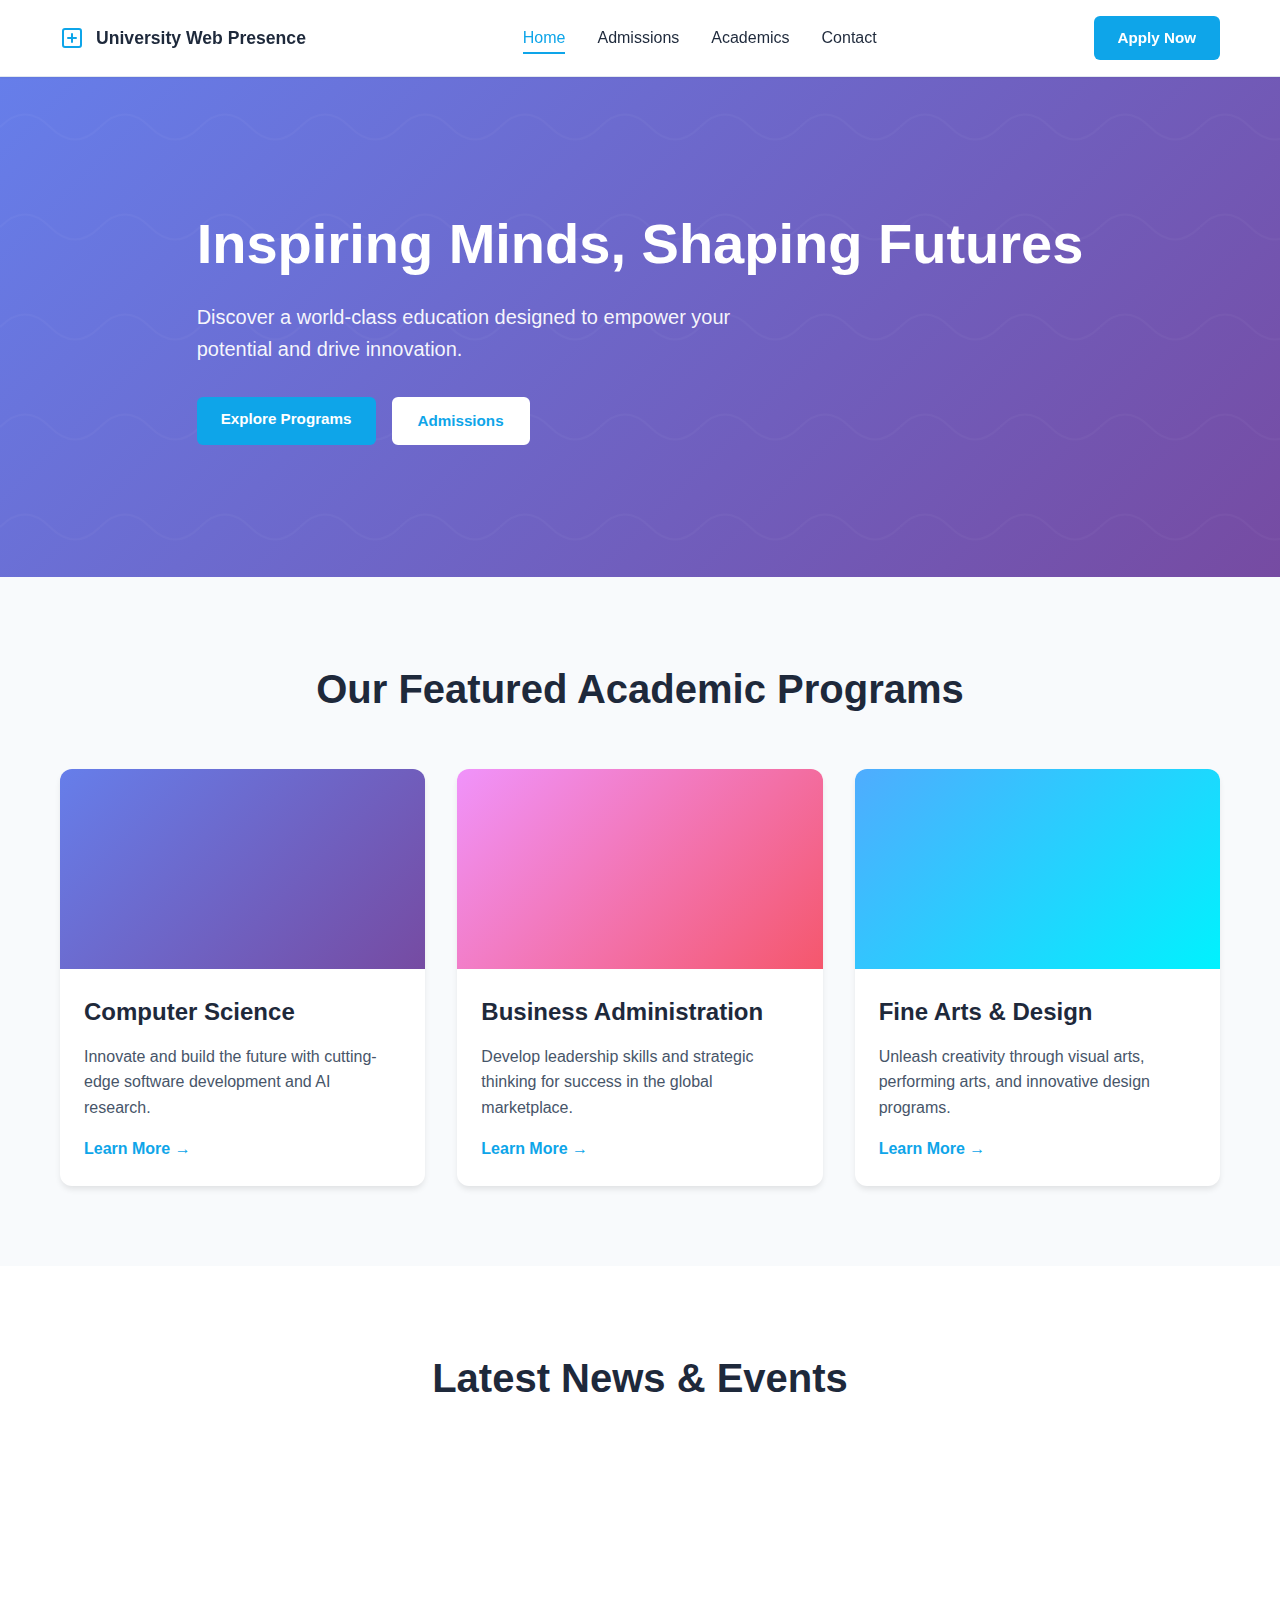
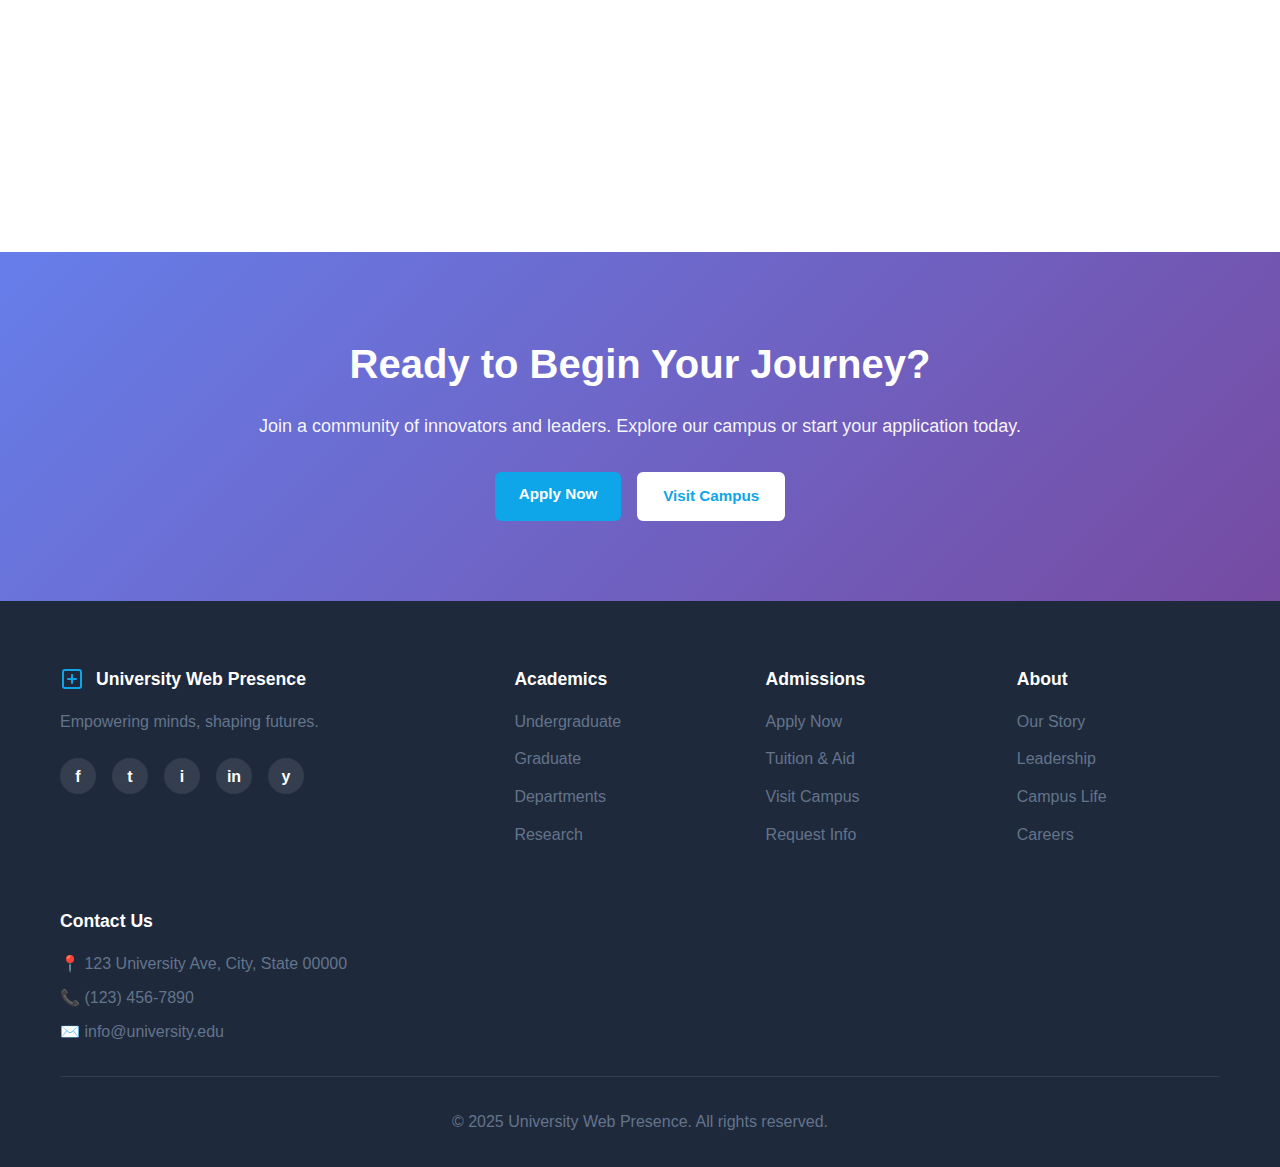
<file: index.html>
<!DOCTYPE html>
<html lang="en">
<head>
    <meta charset="UTF-8">
    <meta name="viewport" content="width=device-width, initial-scale=1.0">
    <title>University Web Presence - Home</title>
    <link rel="stylesheet" href="styles.css">
</head>
<body>
    <!-- Navigation -->
    <nav class="navbar">
        <div class="container">
            <div class="nav-content">
                <div class="logo">
                    <svg width="24" height="24" viewBox="0 0 24 24" fill="none" xmlns="http://www.w3.org/2000/svg" role="img" aria-labelledby="logoTitle">
                        <title id="logoTitle">University Logo</title>
                        <rect x="3" y="3" width="18" height="18" rx="2" stroke="#0ea5e9" stroke-width="2"/>
                        <path d="M8 12h8M12 8v8" stroke="#0ea5e9" stroke-width="2" stroke-linecap="round"/>
                    </svg>
                    <span class="logo-text">University Web Presence</span>
                </div>
                <ul class="nav-links">
                    <li><a href="index.html" class="active">Home</a></li>
                    <li><a href="admissions.html">Admissions</a></li>
                    <li><a href="academics.html">Academics</a></li>
                    <li><a href="contact.html">Contact</a></li>
                </ul>
                <a href="admissions.html" class="btn btn-primary">Apply Now</a>
            </div>
        </div>
    </nav>

    <!-- Hero Section -->
    <section class="hero">
        <div class="container">
            <div class="hero-content">
                <div class="hero-text">
                    <h1>Inspiring Minds, Shaping Futures</h1>
                    <p>Discover a world-class education designed to empower your potential and drive innovation.</p>
                    <div class="hero-buttons">
                        <a href="academics.html" class="btn btn-primary">Explore Programs</a>
                        <a href="admissions.html" class="btn btn-secondary">Admissions</a>
                    </div>
                </div>
            </div>
        </div>
    </section>

    <!-- Featured Programs Section -->
    <section class="featured-programs">
        <div class="container">
            <h2 class="section-title">Our Featured Academic Programs</h2>
            <div class="programs-grid">
                <div class="program-card">
                    <div class="program-image">
                        <div class="placeholder-image" style="background: linear-gradient(135deg, #667eea 0%, #764ba2 100%);"></div>
                    </div>
                    <div class="program-content">
                        <h3>Computer Science</h3>
                        <p>Innovate and build the future with cutting-edge software development and AI research.</p>
                        <a href="academics.html" class="link-arrow">Learn More →</a>
                    </div>
                </div>
                <div class="program-card">
                    <div class="program-image">
                        <div class="placeholder-image" style="background: linear-gradient(135deg, #f093fb 0%, #f5576c 100%);"></div>
                    </div>
                    <div class="program-content">
                        <h3>Business Administration</h3>
                        <p>Develop leadership skills and strategic thinking for success in the global marketplace.</p>
                        <a href="academics.html" class="link-arrow">Learn More →</a>
                    </div>
                </div>
                <div class="program-card">
                    <div class="program-image">
                        <div class="placeholder-image" style="background: linear-gradient(135deg, #4facfe 0%, #00f2fe 100%);"></div>
                    </div>
                    <div class="program-content">
                        <h3>Fine Arts & Design</h3>
                        <p>Unleash creativity through visual arts, performing arts, and innovative design programs.</p>
                        <a href="academics.html" class="link-arrow">Learn More →</a>
                    </div>
                </div>
            </div>
        </div>
    </section>

    <!-- News & Events Section -->
    <section class="news-events">
        <div class="container">
            <h2 class="section-title">Latest News & Events</h2>
            <div class="news-grid">
                <div class="news-card">
                    <div class="news-meta">
                        <span class="news-date">October 28, 2023</span>
                        <span class="news-category">News</span>
                    </div>
                    <h3>University Researchers Discover New Gene Therapy Breakthrough</h3>
                    <p>A team of researchers at our university has made a significant discovery in gene therapy, promising new treatments for hereditary disorders.</p>
                    <a href="#" class="link-arrow">Read More →</a>
                </div>
                <div class="news-card">
                    <div class="news-meta">
                        <span class="news-date">November 15, 2023</span>
                        <span class="news-category">Event</span>
                    </div>
                    <h3>Annual Fall Festival: A Celebration of Campus Life</h3>
                    <p>Join us for our annual Fall Festival, featuring live music, local food vendors, and student performances.</p>
                    <a href="#" class="link-arrow">Read More →</a>
                </div>
            </div>
        </div>
    </section>

    <!-- CTA Section -->
    <section class="cta-section">
        <div class="container">
            <h2>Ready to Begin Your Journey?</h2>
            <p>Join a community of innovators and leaders. Explore our campus or start your application today.</p>
            <div class="cta-buttons">
                <a href="admissions.html" class="btn btn-primary">Apply Now</a>
                <a href="contact.html" class="btn btn-secondary">Visit Campus</a>
            </div>
        </div>
    </section>

    <!-- Footer -->
    <footer class="footer">
        <div class="container">
            <h2 class="visually-hidden">Footer Navigation</h2>
            <div class="footer-content">
                <div class="footer-section">
                    <div class="footer-logo">
                        <svg width="24" height="24" viewBox="0 0 24 24" fill="none" xmlns="http://www.w3.org/2000/svg" role="img" aria-labelledby="footerLogoTitle">
                            <title id="footerLogoTitle">University Logo</title>
                            <rect x="3" y="3" width="18" height="18" rx="2" stroke="#0ea5e9" stroke-width="2"/>
                            <path d="M8 12h8M12 8v8" stroke="#0ea5e9" stroke-width="2" stroke-linecap="round"/>
                        </svg>
                        <span>University Web Presence</span>
                    </div>
                    <p class="footer-tagline">Empowering minds, shaping futures.</p>
                    <div class="social-links">
                        <a href="#" aria-label="Facebook"><i class="social-icon">f</i></a>
                        <a href="#" aria-label="Twitter"><i class="social-icon">t</i></a>
                        <a href="#" aria-label="Instagram"><i class="social-icon">i</i></a>
                        <a href="#" aria-label="LinkedIn"><i class="social-icon">in</i></a>
                        <a href="#" aria-label="YouTube"><i class="social-icon">y</i></a>
                    </div>
                </div>
                <div class="footer-section">
                    <h3>Academics</h3>
                    <ul class="footer-links">
                        <li><a href="academics.html">Undergraduate</a></li>
                        <li><a href="academics.html">Graduate</a></li>
                        <li><a href="academics.html">Departments</a></li>
                        <li><a href="academics.html">Research</a></li>
                    </ul>
                </div>
                <div class="footer-section">
                    <h3>Admissions</h3>
                    <ul class="footer-links">
                        <li><a href="admissions.html">Apply Now</a></li>
                        <li><a href="admissions.html">Tuition & Aid</a></li>
                        <li><a href="contact.html">Visit Campus</a></li>
                        <li><a href="admissions.html">Request Info</a></li>
                    </ul>
                </div>
                <div class="footer-section">
                    <h3>About</h3>
                    <ul class="footer-links">
                        <li><a href="#">Our Story</a></li>
                        <li><a href="#">Leadership</a></li>
                        <li><a href="#">Campus Life</a></li>
                        <li><a href="#">Careers</a></li>
                    </ul>
                </div>
            </div>
            <div class="footer-contact">
                <h3>Contact Us</h3>
                <p>📍 123 University Ave, City, State 00000</p>
                <p>📞 (123) 456-7890</p>
                <p>✉️ info@university.edu</p>
            </div>
            <div class="footer-bottom">
                <p>&copy; 2025 University Web Presence. All rights reserved.</p>
            </div>
        </div>
    </footer>

    <script src="script.js"></script>
</body>
</html>
</file>
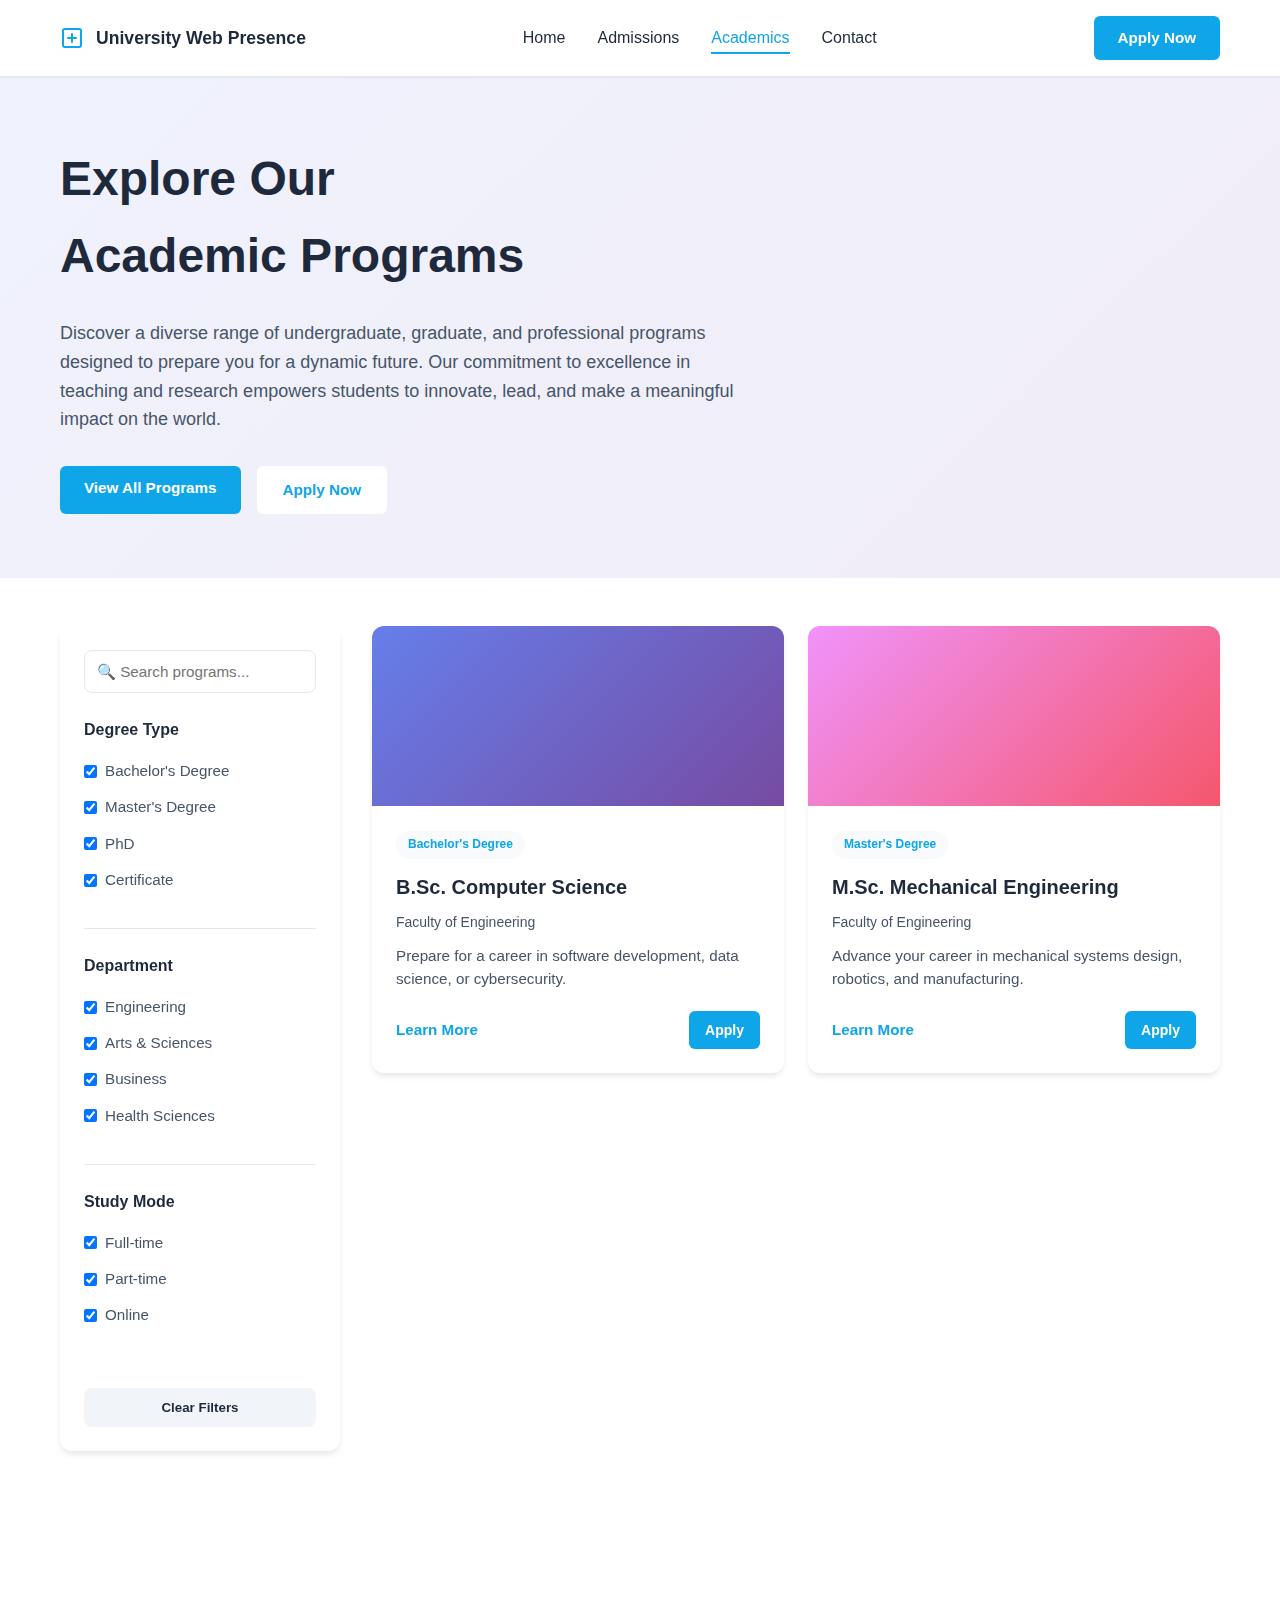
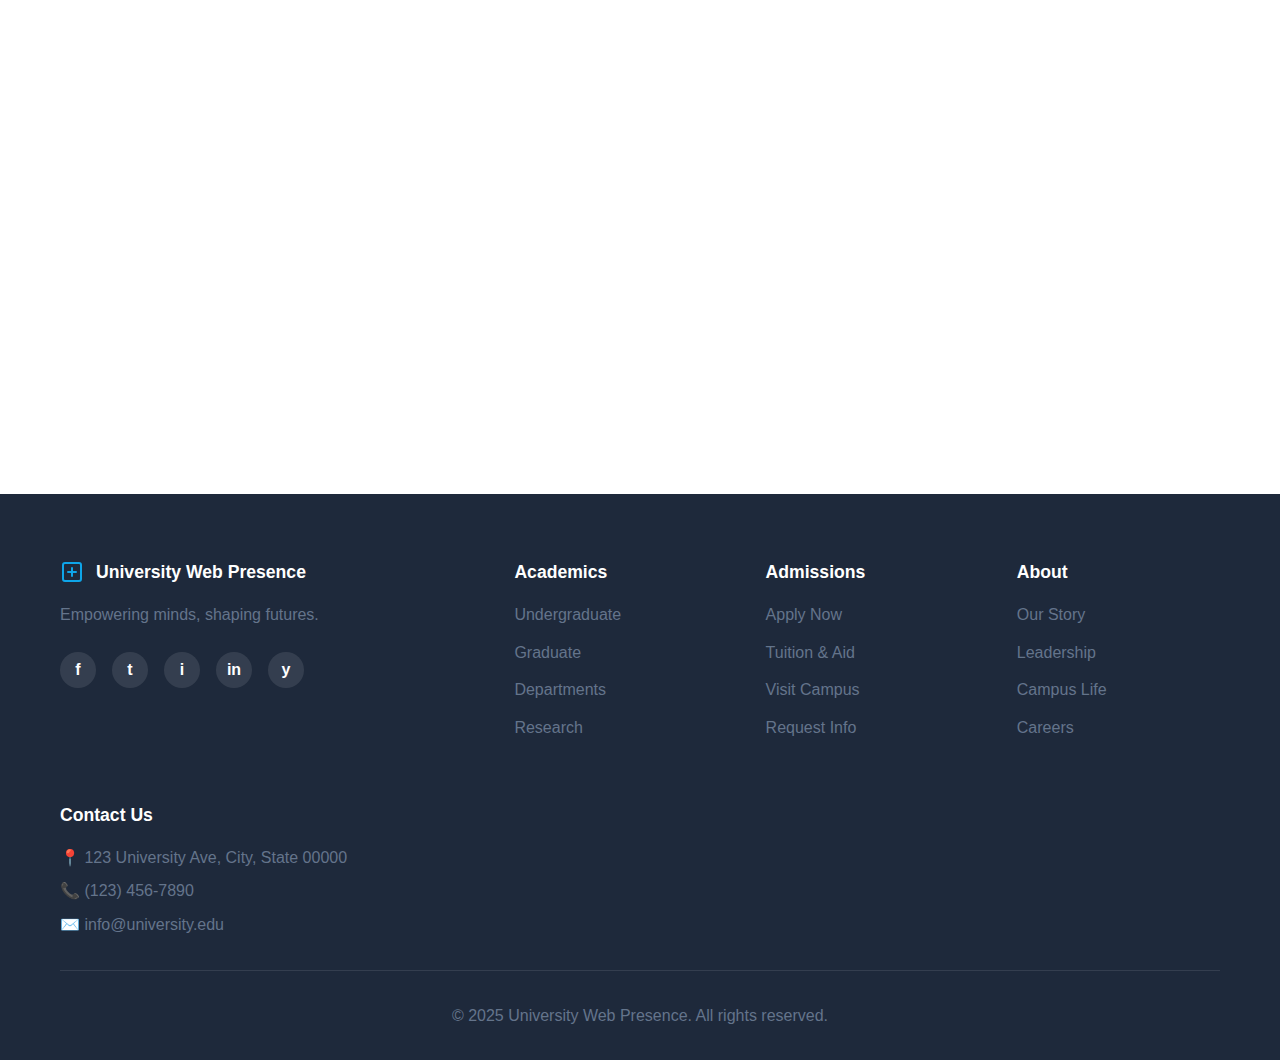
<file: academics.html>
<!DOCTYPE html>
<html lang="en">
<head>
    <meta charset="UTF-8">
    <meta name="viewport" content="width=device-width, initial-scale=1.0">
    <title>Academic Programs - University Web Presence</title>
    <link rel="stylesheet" href="styles.css">
</head>
<body>
    <!-- Navigation -->
    <nav class="navbar">
        <div class="container">
            <div class="nav-content">
                <div class="logo">
                    <svg width="24" height="24" viewBox="0 0 24 24" fill="none" xmlns="http://www.w3.org/2000/svg" role="img" aria-labelledby="academicsLogoTitle">
                        <title id="academicsLogoTitle">University Logo</title>
                        <rect x="3" y="3" width="18" height="18" rx="2" stroke="#0ea5e9" stroke-width="2"/>
                        <path d="M8 12h8M12 8v8" stroke="#0ea5e9" stroke-width="2" stroke-linecap="round"/>
                    </svg>
                    <span class="logo-text">University Web Presence</span>
                </div>
                <ul class="nav-links">
                    <li><a href="index.html">Home</a></li>
                    <li><a href="admissions.html">Admissions</a></li>
                    <li><a href="academics.html" class="active">Academics</a></li>
                    <li><a href="contact.html">Contact</a></li>
                </ul>
                <a href="admissions.html" class="btn btn-primary">Apply Now</a>
            </div>
        </div>
    </nav>

    <!-- Hero Section -->
    <section class="page-hero academics-hero">
        <div class="container">
            <div class="page-hero-content">
                <h1>Explore Our<br>Academic Programs</h1>
                <p>Discover a diverse range of undergraduate, graduate, and professional programs designed to prepare you for a dynamic future. Our commitment to excellence in teaching and research empowers students to innovate, lead, and make a meaningful impact on the world.</p>
                <div class="hero-buttons">
                    <a href="#programs" class="btn btn-primary">View All Programs</a>
                    <a href="admissions.html" class="btn btn-secondary">Apply Now</a>
                </div>
            </div>
        </div>
    </section>

    <!-- Programs Section -->
    <section class="programs-section" id="programs">
        <div class="container">
            <!-- Filters Sidebar -->
            <div class="programs-layout">
                <aside class="filters-sidebar">
                    <div class="search-box">
                        <label for="searchInput" class="visually-hidden">Search programs</label>
                        <input type="text" id="searchInput" placeholder="🔍 Search programs..." aria-label="Search programs">
                    </div>
                    
                    <fieldset class="filter-group">
                        <legend>Degree Type</legend>
                        <label class="filter-checkbox">
                            <input type="checkbox" id="degree-bachelor" class="degree-filter" value="bachelor" checked>
                            <span>Bachelor's Degree</span>
                        </label>
                        <label class="filter-checkbox">
                            <input type="checkbox" id="degree-master" class="degree-filter" value="master" checked>
                            <span>Master's Degree</span>
                        </label>
                        <label class="filter-checkbox">
                            <input type="checkbox" id="degree-phd" class="degree-filter" value="phd" checked>
                            <span>PhD</span>
                        </label>
                        <label class="filter-checkbox">
                            <input type="checkbox" id="degree-certificate" class="degree-filter" value="certificate" checked>
                            <span>Certificate</span>
                        </label>
                    </fieldset>

                    <fieldset class="filter-group">
                        <legend>Department</legend>
                        <label class="filter-checkbox">
                            <input type="checkbox" id="dept-engineering" class="dept-filter" value="engineering" checked>
                            <span>Engineering</span>
                        </label>
                        <label class="filter-checkbox">
                            <input type="checkbox" id="dept-arts" class="dept-filter" value="arts" checked>
                            <span>Arts & Sciences</span>
                        </label>
                        <label class="filter-checkbox">
                            <input type="checkbox" id="dept-business" class="dept-filter" value="business" checked>
                            <span>Business</span>
                        </label>
                        <label class="filter-checkbox">
                            <input type="checkbox" id="dept-health" class="dept-filter" value="health" checked>
                            <span>Health Sciences</span>
                        </label>
                    </fieldset>

                    <fieldset class="filter-group">
                        <legend>Study Mode</legend>
                        <label class="filter-checkbox">
                            <input type="checkbox" id="mode-full-time" class="mode-filter" value="full-time" checked>
                            <span>Full-time</span>
                        </label>
                        <label class="filter-checkbox">
                            <input type="checkbox" id="mode-part-time" class="mode-filter" value="part-time" checked>
                            <span>Part-time</span>
                        </label>
                        <label class="filter-checkbox">
                            <input type="checkbox" id="mode-online" class="mode-filter" value="online" checked>
                            <span>Online</span>
                        </label>
                    </fieldset>

                    <button class="clear-filters" onclick="clearFilters()">Clear Filters</button>
                </aside>

                <!-- Programs Grid -->
                <div class="programs-grid-main">
                    <!-- Program Card 1 -->
                    <div class="program-card-detailed" data-degree="bachelor" data-dept="engineering" data-mode="full-time">
                        <div class="program-image-detailed">
                            <div class="placeholder-image" style="background: linear-gradient(135deg, #667eea 0%, #764ba2 100%);"></div>
                        </div>
                        <div class="program-details">
                            <span class="program-badge">Bachelor's Degree</span>
                            <h3>B.Sc. Computer Science</h3>
                            <p class="program-faculty">Faculty of Engineering</p>
                            <p class="program-description">Prepare for a career in software development, data science, or cybersecurity.</p>
                            <div class="program-actions">
                                <a href="#" class="btn-link">Learn More</a>
                                <a href="admissions.html" class="btn btn-primary btn-sm">Apply</a>
                            </div>
                        </div>
                    </div>

                    <!-- Program Card 2 -->
                    <div class="program-card-detailed" data-degree="master" data-dept="engineering" data-mode="full-time">
                        <div class="program-image-detailed">
                            <div class="placeholder-image" style="background: linear-gradient(135deg, #f093fb 0%, #f5576c 100%);"></div>
                        </div>
                        <div class="program-details">
                            <span class="program-badge">Master's Degree</span>
                            <h3>M.Sc. Mechanical Engineering</h3>
                            <p class="program-faculty">Faculty of Engineering</p>
                            <p class="program-description">Advance your career in mechanical systems design, robotics, and manufacturing.</p>
                            <div class="program-actions">
                                <a href="#" class="btn-link">Learn More</a>
                                <a href="admissions.html" class="btn btn-primary btn-sm">Apply</a>
                            </div>
                        </div>
                    </div>

                    <!-- Program Card 3 -->
                    <div class="program-card-detailed" data-degree="bachelor" data-dept="arts" data-mode="full-time">
                        <div class="program-image-detailed">
                            <div class="placeholder-image" style="background: linear-gradient(135deg, #4facfe 0%, #00f2fe 100%);"></div>
                        </div>
                        <div class="program-details">
                            <span class="program-badge">Bachelor's Degree</span>
                            <h3>B.A. English Literature</h3>
                            <p class="program-faculty">Faculty of Arts & Sciences</p>
                            <p class="program-description">Explore classic and contemporary literature, critical theory, and creative writing.</p>
                            <div class="program-actions">
                                <a href="#" class="btn-link">Learn More</a>
                                <a href="admissions.html" class="btn btn-primary btn-sm">Apply</a>
                            </div>
                        </div>
                    </div>

                    <!-- Program Card 4 -->
                    <div class="program-card-detailed" data-degree="phd" data-dept="arts" data-mode="full-time">
                        <div class="program-image-detailed">
                            <div class="placeholder-image" style="background: linear-gradient(135deg, #fa709a 0%, #fee140 100%);"></div>
                        </div>
                        <div class="program-details">
                            <span class="program-badge">PhD</span>
                            <h3>PhD in Biology</h3>
                            <p class="program-faculty">Faculty of Arts & Sciences</p>
                            <p class="program-description">Conduct cutting-edge research in genetics, ecology, or molecular biology.</p>
                            <div class="program-actions">
                                <a href="#" class="btn-link">Learn More</a>
                                <a href="admissions.html" class="btn btn-primary btn-sm">Apply</a>
                            </div>
                        </div>
                    </div>

                    <!-- Program Card 5 -->
                    <div class="program-card-detailed" data-degree="bachelor" data-dept="business" data-mode="full-time">
                        <div class="program-image-detailed">
                            <div class="placeholder-image" style="background: linear-gradient(135deg, #30cfd0 0%, #330867 100%);"></div>
                        </div>
                        <div class="program-details">
                            <span class="program-badge">Bachelor's Degree</span>
                            <h3>B.S. Finance</h3>
                            <p class="program-faculty">Faculty of Business</p>
                            <p class="program-description">Gain the analytical and strategic skills needed for a successful career in finance.</p>
                            <div class="program-actions">
                                <a href="#" class="btn-link">Learn More</a>
                                <a href="admissions.html" class="btn btn-primary btn-sm">Apply</a>
                            </div>
                        </div>
                    </div>

                    <!-- Program Card 6 -->
                    <div class="program-card-detailed" data-degree="master" data-dept="health" data-mode="part-time">
                        <div class="program-image-detailed">
                            <div class="placeholder-image" style="background: linear-gradient(135deg, #a8edea 0%, #fed6e3 100%);"></div>
                        </div>
                        <div class="program-details">
                            <span class="program-badge">Master's Degree</span>
                            <h3>M.Sc. Nursing</h3>
                            <p class="program-faculty">Faculty of Health Sciences</p>
                            <p class="program-description">Advance your nursing practice with specialized knowledge in patient care.</p>
                            <div class="program-actions">
                                <a href="#" class="btn-link">Learn More</a>
                                <a href="admissions.html" class="btn btn-primary btn-sm">Apply</a>
                            </div>
                        </div>
                    </div>
                </div>
            </div>
        </div>
    </section>

    <!-- Footer -->
    <footer class="footer">
        <div class="container">
            <h2 class="visually-hidden">Footer Navigation</h2>
            <div class="footer-content">
                <div class="footer-section">
                    <div class="footer-logo">
                        <svg width="24" height="24" viewBox="0 0 24 24" fill="none" xmlns="http://www.w3.org/2000/svg" role="img" aria-labelledby="academicsFooterLogoTitle">
                            <title id="academicsFooterLogoTitle">University Logo</title>
                            <rect x="3" y="3" width="18" height="18" rx="2" stroke="#0ea5e9" stroke-width="2"/>
                            <path d="M8 12h8M12 8v8" stroke="#0ea5e9" stroke-width="2" stroke-linecap="round"/>
                        </svg>
                        <span>University Web Presence</span>
                    </div>
                    <p class="footer-tagline">Empowering minds, shaping futures.</p>
                    <div class="social-links">
                        <a href="#" aria-label="Facebook"><i class="social-icon">f</i></a>
                        <a href="#" aria-label="Twitter"><i class="social-icon">t</i></a>
                        <a href="#" aria-label="Instagram"><i class="social-icon">i</i></a>
                        <a href="#" aria-label="LinkedIn"><i class="social-icon">in</i></a>
                        <a href="#" aria-label="YouTube"><i class="social-icon">y</i></a>
                    </div>
                </div>
                <div class="footer-section">
                    <h3>Academics</h3>
                    <ul class="footer-links">
                        <li><a href="academics.html">Undergraduate</a></li>
                        <li><a href="academics.html">Graduate</a></li>
                        <li><a href="academics.html">Departments</a></li>
                        <li><a href="academics.html">Research</a></li>
                    </ul>
                </div>
                <div class="footer-section">
                    <h3>Admissions</h3>
                    <ul class="footer-links">
                        <li><a href="admissions.html">Apply Now</a></li>
                        <li><a href="admissions.html">Tuition & Aid</a></li>
                        <li><a href="contact.html">Visit Campus</a></li>
                        <li><a href="admissions.html">Request Info</a></li>
                    </ul>
                </div>
                <div class="footer-section">
                    <h3>About</h3>
                    <ul class="footer-links">
                        <li><a href="#">Our Story</a></li>
                        <li><a href="#">Leadership</a></li>
                        <li><a href="#">Campus Life</a></li>
                        <li><a href="#">Careers</a></li>
                    </ul>
                </div>
            </div>
            <div class="footer-contact">
                <h3>Contact Us</h3>
                <p>📍 123 University Ave, City, State 00000</p>
                <p>📞 (123) 456-7890</p>
                <p>✉️ info@university.edu</p>
            </div>
            <div class="footer-bottom">
                <p>&copy; 2025 University Web Presence. All rights reserved.</p>
            </div>
        </div>
    </footer>

    <script src="script.js"></script>
</body>
</html>
</file>
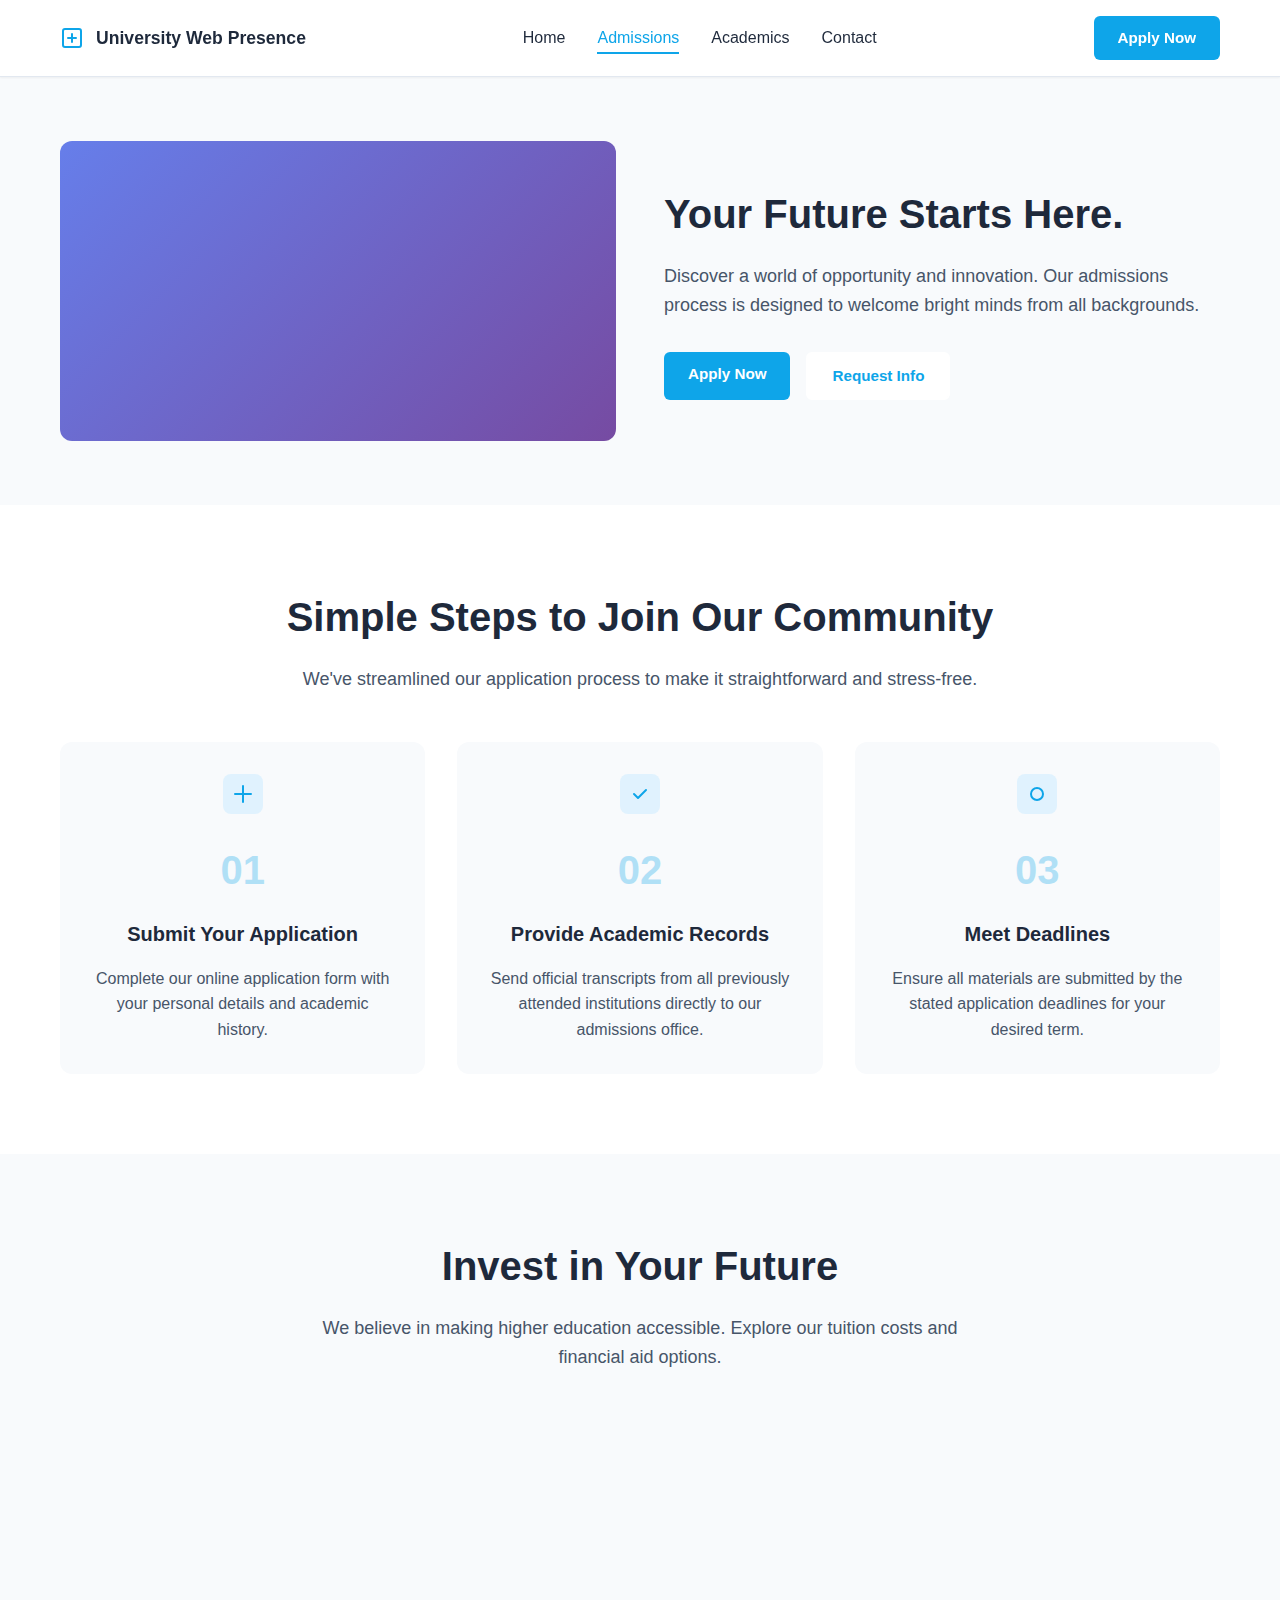
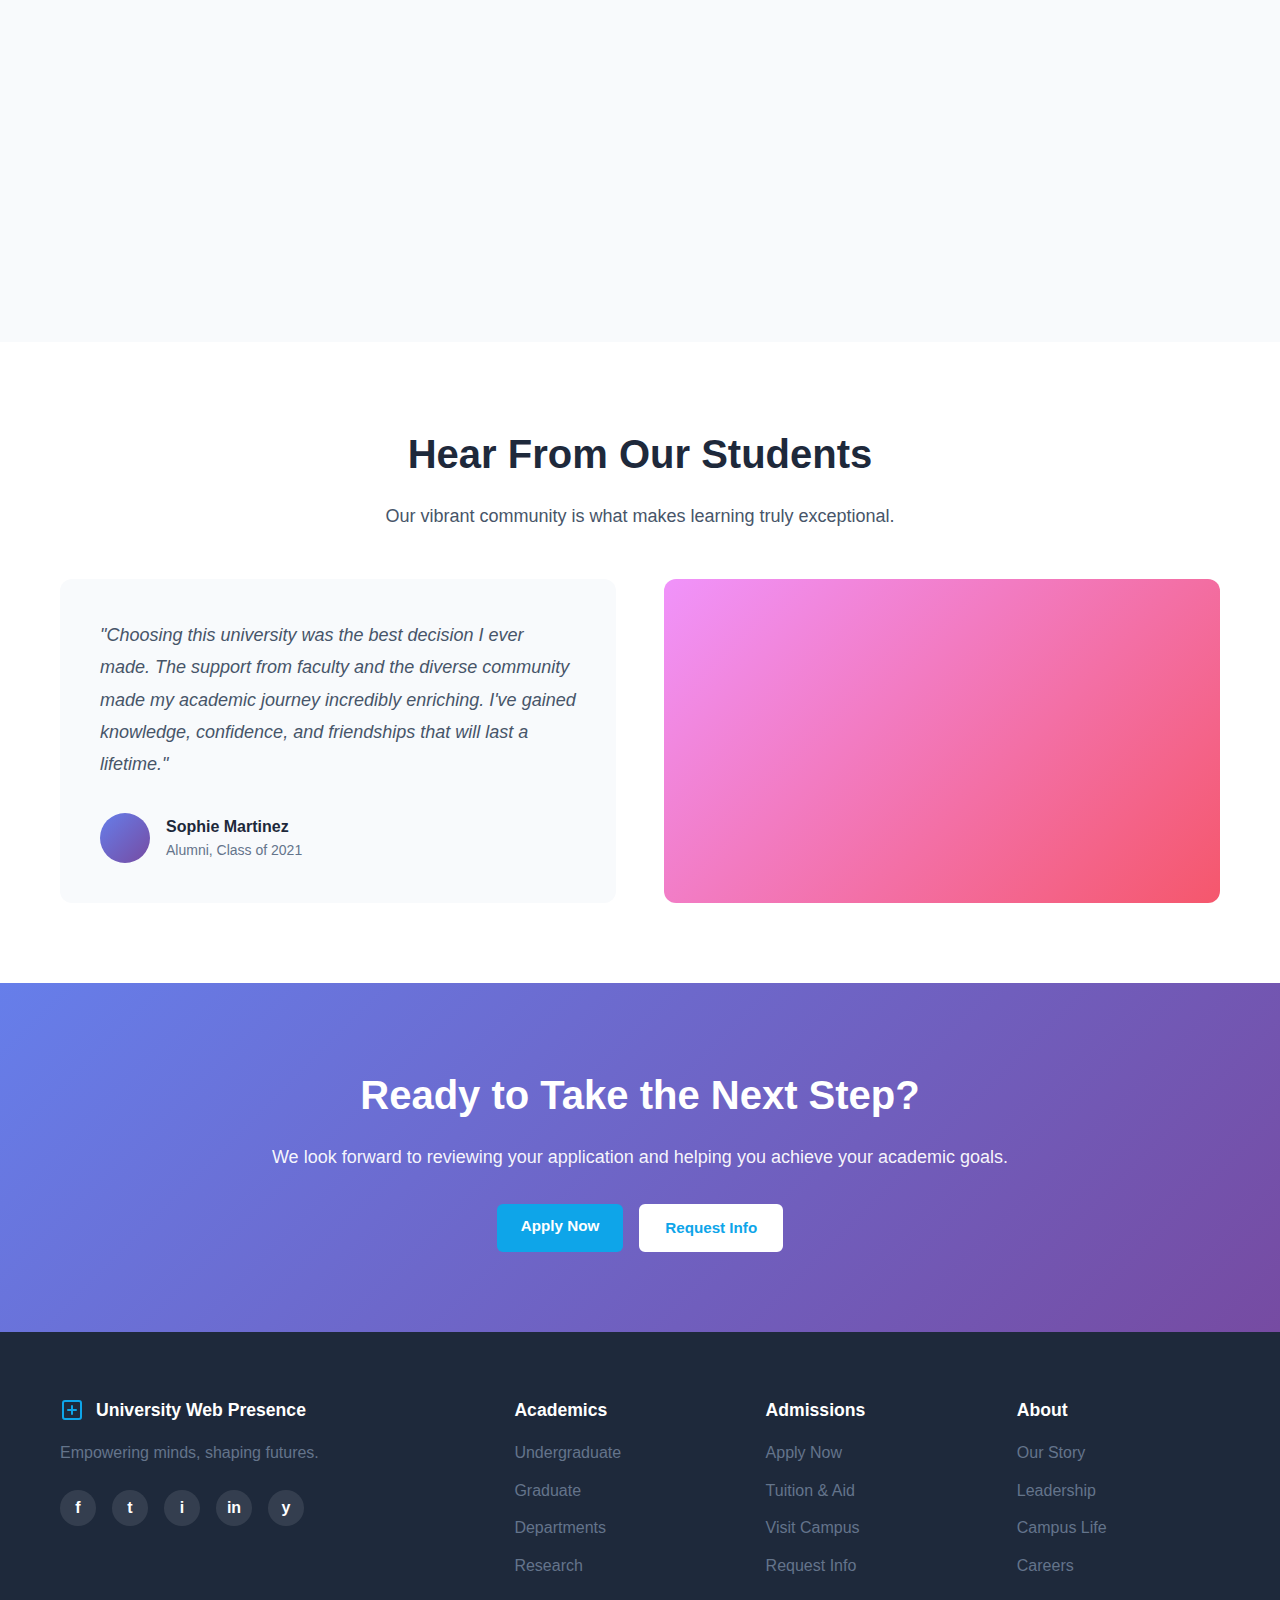
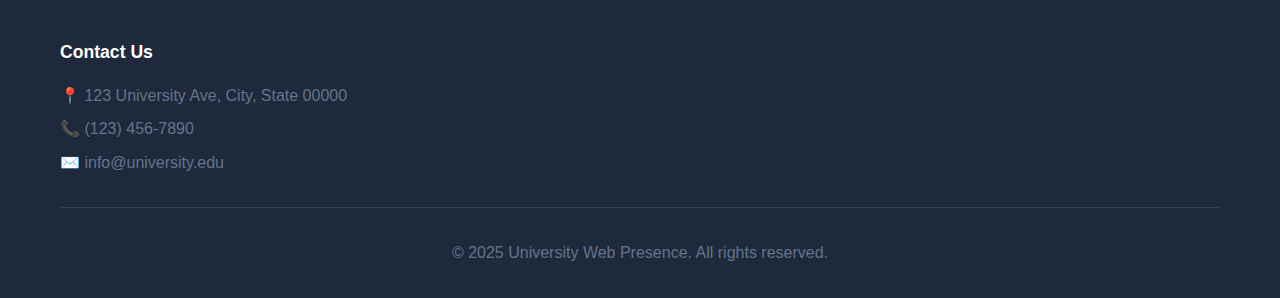
<file: admissions.html>
<!DOCTYPE html>
<html lang="en">
<head>
    <meta charset="UTF-8">
    <meta name="viewport" content="width=device-width, initial-scale=1.0">
    <title>Admissions - University Web Presence</title>
    <link rel="stylesheet" href="styles.css">
</head>
<body>
    <!-- Navigation -->
    <nav class="navbar">
        <div class="container">
            <div class="nav-content">
                <div class="logo">
                    <svg width="24" height="24" viewBox="0 0 24 24" fill="none" xmlns="http://www.w3.org/2000/svg" role="img" aria-labelledby="admissionsLogoTitle">
                        <title id="admissionsLogoTitle">University Logo</title>
                        <rect x="3" y="3" width="18" height="18" rx="2" stroke="#0ea5e9" stroke-width="2"/>
                        <path d="M8 12h8M12 8v8" stroke="#0ea5e9" stroke-width="2" stroke-linecap="round"/>
                    </svg>
                    <span class="logo-text">University Web Presence</span>
                </div>
                <ul class="nav-links">
                    <li><a href="index.html">Home</a></li>
                    <li><a href="admissions.html" class="active">Admissions</a></li>
                    <li><a href="academics.html">Academics</a></li>
                    <li><a href="contact.html">Contact</a></li>
                </ul>
                <a href="#application-form" class="btn btn-primary">Apply Now</a>
            </div>
        </div>
    </nav>

    <!-- Hero Section -->
    <section class="page-hero admissions-hero">
        <div class="container">
            <div class="admissions-hero-layout">
                <div class="admissions-hero-image">
                    <div class="placeholder-image" style="background: linear-gradient(135deg, #667eea 0%, #764ba2 100%); height: 300px; border-radius: 12px;"></div>
                </div>
                <div class="admissions-hero-text">
                    <h1>Your Future Starts Here.</h1>
                    <p>Discover a world of opportunity and innovation. Our admissions process is designed to welcome bright minds from all backgrounds.</p>
                    <div class="hero-buttons">
                        <a href="#application-form" class="btn btn-primary">Apply Now</a>
                        <a href="contact.html" class="btn btn-secondary">Request Info</a>
                    </div>
                </div>
            </div>
        </div>
    </section>

    <!-- Application Steps Section -->
    <section class="application-steps">
        <div class="container">
            <h2 class="section-title">Simple Steps to Join Our Community</h2>
            <p class="section-subtitle">We've streamlined our application process to make it straightforward and stress-free.</p>
            
            <div class="steps-grid">
                <div class="step-card">
                    <div class="step-icon">
                        <svg width="40" height="40" viewBox="0 0 40 40" fill="none" xmlns="http://www.w3.org/2000/svg" aria-hidden="true">
                            <rect width="40" height="40" rx="8" fill="#e0f2fe"/>
                            <path d="M20 12v16M12 20h16" stroke="#0ea5e9" stroke-width="2" stroke-linecap="round"/>
                        </svg>
                    </div>
                    <div class="step-number">01</div>
                    <h3>Submit Your Application</h3>
                    <p>Complete our online application form with your personal details and academic history.</p>
                </div>

                <div class="step-card">
                    <div class="step-icon">
                        <svg width="40" height="40" viewBox="0 0 40 40" fill="none" xmlns="http://www.w3.org/2000/svg" aria-hidden="true">
                            <rect width="40" height="40" rx="8" fill="#e0f2fe"/>
                            <path d="M14 20l4 4 8-8" stroke="#0ea5e9" stroke-width="2" stroke-linecap="round" stroke-linejoin="round"/>
                        </svg>
                    </div>
                    <div class="step-number">02</div>
                    <h3>Provide Academic Records</h3>
                    <p>Send official transcripts from all previously attended institutions directly to our admissions office.</p>
                </div>

                <div class="step-card">
                    <div class="step-icon">
                        <svg width="40" height="40" viewBox="0 0 40 40" fill="none" xmlns="http://www.w3.org/2000/svg" aria-hidden="true">
                            <rect width="40" height="40" rx="8" fill="#e0f2fe"/>
                            <circle cx="20" cy="20" r="6" stroke="#0ea5e9" stroke-width="2"/>
                        </svg>
                    </div>
                    <div class="step-number">03</div>
                    <h3>Meet Deadlines</h3>
                    <p>Ensure all materials are submitted by the stated application deadlines for your desired term.</p>
                </div>
            </div>
        </div>
    </section>

    <!-- Tuition & Financial Aid Section -->
    <section class="financial-section">
        <div class="container">
            <h2 class="section-title">Invest in Your Future</h2>
            <p class="section-subtitle">We believe in making higher education accessible. Explore our tuition costs and financial aid options.</p>
            
            <div class="financial-grid">
                <div class="financial-card">
                    <div class="financial-icon">💰</div>
                    <h3>Tuition & Fees</h3>
                    <div class="tuition-details">
                        <div class="tuition-item">
                            <span>Undergraduate:</span>
                            <strong>$15,000 / semester</strong>
                        </div>
                        <div class="tuition-item">
                            <span>Graduate:</span>
                            <strong>$18,000 / semester</strong>
                        </div>
                        <div class="tuition-item">
                            <span>Additional Fees:</span>
                            <strong>$500 - $1,000 / approx.</strong>
                        </div>
                    </div>
                    <a href="#" class="link-arrow">View Detailed Costs →</a>
                </div>

                <div class="financial-card highlight">
                    <div class="financial-icon">🎓</div>
                    <h3>Financial Aid Options</h3>
                    <div class="aid-list">
                        <p><strong>Scholarships</strong> (Merit-based, Need-based)</p>
                        <p><strong>Grants</strong> (Federal, State, Institutional)</p>
                        <p><strong>Student Loans</strong> (Federal, Private)</p>
                    </div>
                    <a href="#" class="btn btn-primary">Apply for Financial Aid</a>
                </div>
            </div>
        </div>
    </section>

    <!-- Testimonials Section -->
    <section class="testimonials-section">
        <div class="container">
            <h2 class="section-title">Hear From Our Students</h2>
            <p class="section-subtitle">Our vibrant community is what makes learning truly exceptional.</p>
            
            <div class="testimonials-grid">
                <div class="testimonial-card">
                    <p class="testimonial-text">"Choosing this university was the best decision I ever made. The support from faculty and the diverse community made my academic journey incredibly enriching. I've gained knowledge, confidence, and friendships that will last a lifetime."</p>
                    <div class="testimonial-author">
                        <div class="author-avatar">
                            <div style="width: 50px; height: 50px; border-radius: 50%; background: linear-gradient(135deg, #667eea 0%, #764ba2 100%);"></div>
                        </div>
                        <div class="author-info">
                            <h3>Sophie Martinez</h3>
                            <p>Alumni, Class of 2021</p>
                        </div>
                    </div>
                </div>

                <div class="testimonial-image">
                    <div class="placeholder-image" style="background: linear-gradient(135deg, #f093fb 0%, #f5576c 100%); height: 100%; border-radius: 12px;"></div>
                </div>
            </div>
        </div>
    </section>

    <!-- CTA Section -->
    <section class="cta-section">
        <div class="container">
            <h2>Ready to Take the Next Step?</h2>
            <p>We look forward to reviewing your application and helping you achieve your academic goals.</p>
            <div class="cta-buttons">
                <a href="#application-form" class="btn btn-primary">Apply Now</a>
                <a href="contact.html" class="btn btn-secondary">Request Info</a>
            </div>
        </div>
    </section>

    <!-- Footer -->
    <footer class="footer">
        <div class="container">
            <h2 class="visually-hidden">Footer Navigation</h2>
            <div class="footer-content">
                <div class="footer-section">
                    <div class="footer-logo">
                        <svg width="24" height="24" viewBox="0 0 24 24" fill="none" xmlns="http://www.w3.org/2000/svg" role="img" aria-labelledby="admissionsFooterLogoTitle">
                            <title id="admissionsFooterLogoTitle">University Logo</title>
                            <rect x="3" y="3" width="18" height="18" rx="2" stroke="#0ea5e9" stroke-width="2"/>
                            <path d="M8 12h8M12 8v8" stroke="#0ea5e9" stroke-width="2" stroke-linecap="round"/>
                        </svg>
                        <span>University Web Presence</span>
                    </div>
                    <p class="footer-tagline">Empowering minds, shaping futures.</p>
                    <div class="social-links">
                        <a href="#" aria-label="Facebook"><i class="social-icon">f</i></a>
                        <a href="#" aria-label="Twitter"><i class="social-icon">t</i></a>
                        <a href="#" aria-label="Instagram"><i class="social-icon">i</i></a>
                        <a href="#" aria-label="LinkedIn"><i class="social-icon">in</i></a>
                        <a href="#" aria-label="YouTube"><i class="social-icon">y</i></a>
                    </div>
                </div>
                <div class="footer-section">
                    <h3>Academics</h3>
                    <ul class="footer-links">
                        <li><a href="academics.html">Undergraduate</a></li>
                        <li><a href="academics.html">Graduate</a></li>
                        <li><a href="academics.html">Departments</a></li>
                        <li><a href="academics.html">Research</a></li>
                    </ul>
                </div>
                <div class="footer-section">
                    <h3>Admissions</h3>
                    <ul class="footer-links">
                        <li><a href="admissions.html">Apply Now</a></li>
                        <li><a href="admissions.html">Tuition & Aid</a></li>
                        <li><a href="contact.html">Visit Campus</a></li>
                        <li><a href="admissions.html">Request Info</a></li>
                    </ul>
                </div>
                <div class="footer-section">
                    <h3>About</h3>
                    <ul class="footer-links">
                        <li><a href="#">Our Story</a></li>
                        <li><a href="#">Leadership</a></li>
                        <li><a href="#">Campus Life</a></li>
                        <li><a href="#">Careers</a></li>
                    </ul>
                </div>
            </div>
            <div class="footer-contact">
                <h3>Contact Us</h3>
                <p>📍 123 University Ave, City, State 00000</p>
                <p>📞 (123) 456-7890</p>
                <p>✉️ info@university.edu</p>
            </div>
            <div class="footer-bottom">
                <p>&copy; 2025 University Web Presence. All rights reserved.</p>
            </div>
        </div>
    </footer>

    <script src="script.js"></script>
</body>
</html>
</file>
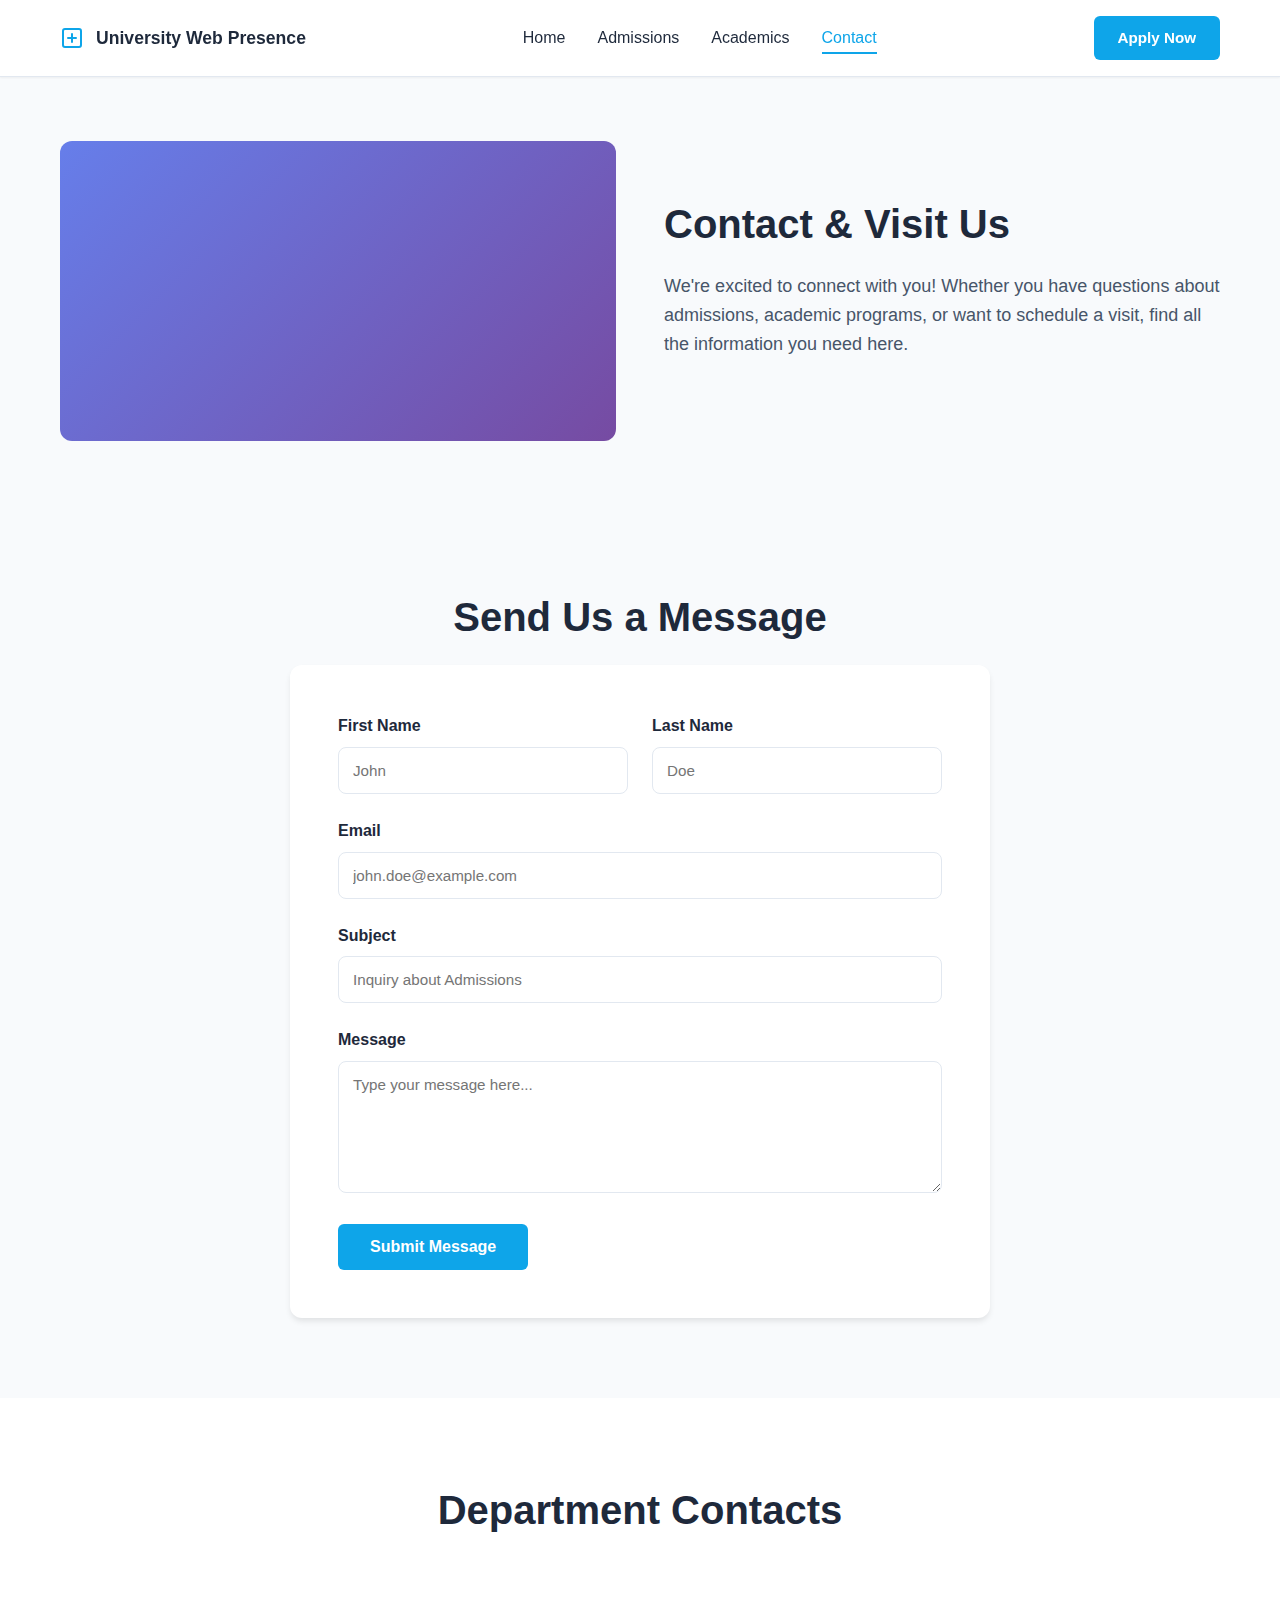
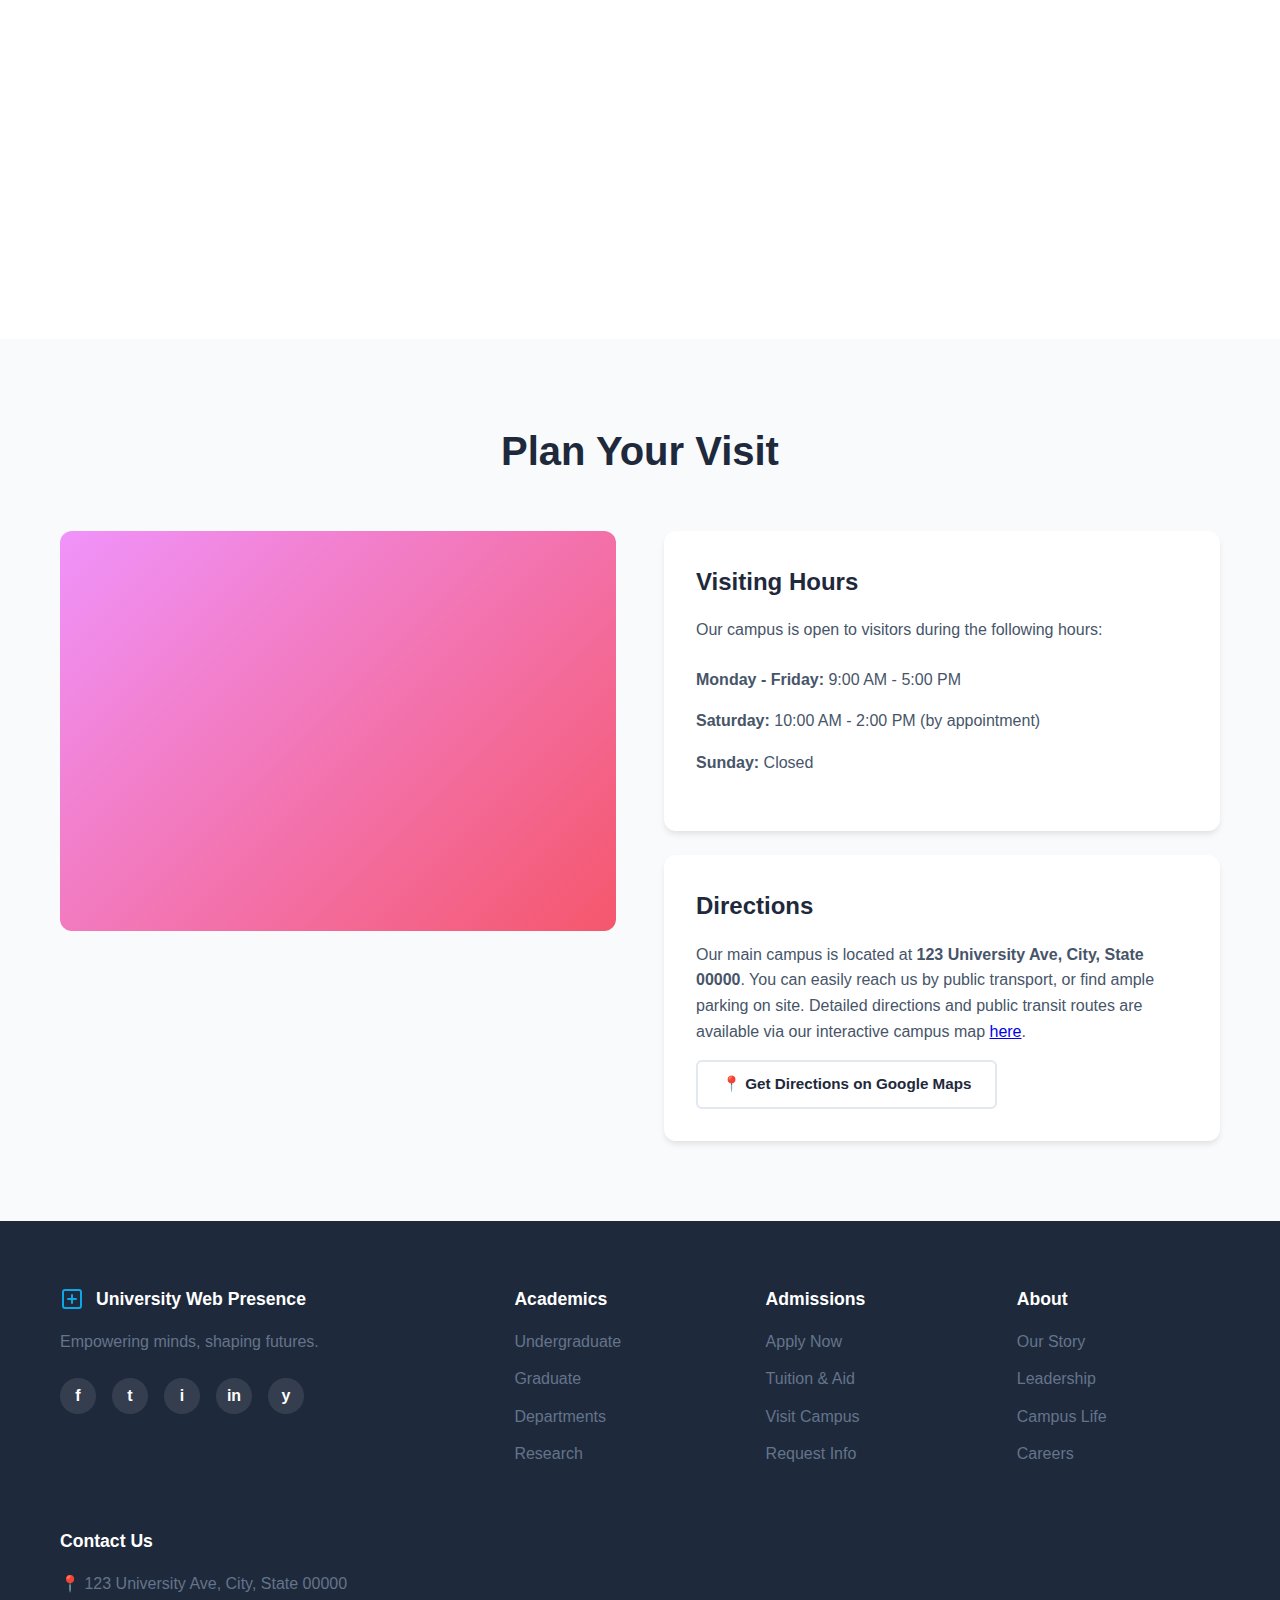
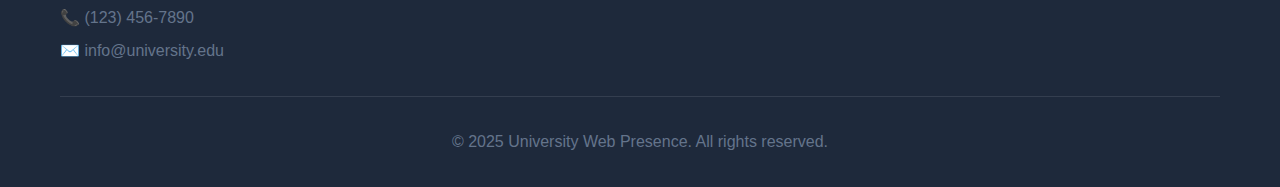
<file: contact.html>
<!DOCTYPE html>
<html lang="en">
<head>
    <meta charset="UTF-8">
    <meta name="viewport" content="width=device-width, initial-scale=1.0">
    <title>Contact & Visit Us - University Web Presence</title>
    <link rel="stylesheet" href="styles.css">
</head>
<body>
    <!-- Navigation -->
    <nav class="navbar">
        <div class="container">
            <div class="nav-content">
                <div class="logo">
                    <svg width="24" height="24" viewBox="0 0 24 24" fill="none" xmlns="http://www.w3.org/2000/svg" role="img" aria-labelledby="contactLogoTitle">
                        <title id="contactLogoTitle">University Logo</title>
                        <rect x="3" y="3" width="18" height="18" rx="2" stroke="#0ea5e9" stroke-width="2"/>
                        <path d="M8 12h8M12 8v8" stroke="#0ea5e9" stroke-width="2" stroke-linecap="round"/>
                    </svg>
                    <span class="logo-text">University Web Presence</span>
                </div>
                <ul class="nav-links">
                    <li><a href="index.html">Home</a></li>
                    <li><a href="admissions.html">Admissions</a></li>
                    <li><a href="academics.html">Academics</a></li>
                    <li><a href="contact.html" class="active">Contact</a></li>
                </ul>
                <a href="admissions.html" class="btn btn-primary">Apply Now</a>
            </div>
        </div>
    </nav>

    <!-- Hero Section -->
    <section class="page-hero contact-hero">
        <div class="container">
            <div class="contact-hero-layout">
                <div class="contact-hero-image">
                    <div class="placeholder-image" style="background: linear-gradient(135deg, #667eea 0%, #764ba2 100%); height: 300px; border-radius: 12px;"></div>
                </div>
                <div class="contact-hero-text">
                    <h1>Contact & Visit Us</h1>
                    <p>We're excited to connect with you! Whether you have questions about admissions, academic programs, or want to schedule a visit, find all the information you need here.</p>
                </div>
            </div>
        </div>
    </section>

    <!-- Contact Form Section -->
    <section class="contact-form-section">
        <div class="container">
            <h2 class="section-title">Send Us a Message</h2>
            
            <form class="contact-form" id="contactForm">
                <div class="form-row">
                    <div class="form-group">
                        <label for="firstName">First Name</label>
                        <input type="text" id="firstName" name="firstName" placeholder="John" required>
                    </div>
                    <div class="form-group">
                        <label for="lastName">Last Name</label>
                        <input type="text" id="lastName" name="lastName" placeholder="Doe" required>
                    </div>
                </div>

                <div class="form-group">
                    <label for="email">Email</label>
                    <input type="email" id="email" name="email" placeholder="john.doe@example.com" required>
                </div>

                <div class="form-group">
                    <label for="subject">Subject</label>
                    <input type="text" id="subject" name="subject" placeholder="Inquiry about Admissions" required>
                </div>

                <div class="form-group">
                    <label for="message">Message</label>
                    <textarea id="message" name="message" rows="6" placeholder="Type your message here..." required></textarea>
                </div>

                <button type="submit" class="btn btn-primary btn-large">Submit Message</button>
            </form>
        </div>
    </section>

    <!-- Department Contacts Section -->
    <section class="department-contacts">
        <div class="container">
            <h2 class="section-title">Department Contacts</h2>
            
            <div class="contacts-grid">
                <div class="contact-card">
                    <div class="contact-icon">
                        <svg width="40" height="40" viewBox="0 0 40 40" fill="none" xmlns="http://www.w3.org/2000/svg" aria-hidden="true">
                            <rect width="40" height="40" rx="8" fill="#e0f2fe"/>
                            <path d="M12 14l8 6 8-6M12 14v12h16V14" stroke="#0ea5e9" stroke-width="2" stroke-linecap="round" stroke-linejoin="round"/>
                        </svg>
                    </div>
                    <h3>General Inquiries</h3>
                    <p>📞 (123) 456-7890</p>
                    <p>✉️ info@university.edu</p>
                </div>

                <div class="contact-card">
                    <div class="contact-icon">
                        <svg width="40" height="40" viewBox="0 0 40 40" fill="none" xmlns="http://www.w3.org/2000/svg" aria-hidden="true">
                            <rect width="40" height="40" rx="8" fill="#e0f2fe"/>
                            <circle cx="20" cy="16" r="4" stroke="#0ea5e9" stroke-width="2"/>
                            <path d="M14 28c0-3.314 2.686-6 6-6s6 2.686 6 6" stroke="#0ea5e9" stroke-width="2" stroke-linecap="round"/>
                        </svg>
                    </div>
                    <h3>Admissions Office</h3>
                    <p>📞 (123) 456-7891</p>
                    <p>✉️ admissions@university.edu</p>
                </div>

                <div class="contact-card">
                    <div class="contact-icon">
                        <svg width="40" height="40" viewBox="0 0 40 40" fill="none" xmlns="http://www.w3.org/2000/svg" aria-hidden="true">
                            <rect width="40" height="40" rx="8" fill="#e0f2fe"/>
                            <path d="M14 14h12v12H14z" stroke="#0ea5e9" stroke-width="2" stroke-linecap="round" stroke-linejoin="round"/>
                        </svg>
                    </div>
                    <h3>Financial Aid</h3>
                    <p>📞 (123) 456-7892</p>
                    <p>✉️ finaid@university.edu</p>
                </div>

                <div class="contact-card">
                    <div class="contact-icon">
                        <svg width="40" height="40" viewBox="0 0 40 40" fill="none" xmlns="http://www.w3.org/2000/svg" aria-hidden="true">
                            <rect width="40" height="40" rx="8" fill="#e0f2fe"/>
                            <path d="M20 12v16M12 20h16" stroke="#0ea5e9" stroke-width="2" stroke-linecap="round"/>
                        </svg>
                    </div>
                    <h3>Media Relations</h3>
                    <p>📞 (123) 456-7893</p>
                    <p>✉️ media@university.edu</p>
                </div>
            </div>
        </div>
    </section>

    <!-- Visit Campus Section -->
    <section class="visit-section">
        <div class="container">
            <h2 class="section-title">Plan Your Visit</h2>
            
            <div class="visit-layout">
                <div class="visit-image">
                    <div class="placeholder-image" style="background: linear-gradient(135deg, #f093fb 0%, #f5576c 100%); height: 400px; border-radius: 12px;"></div>
                </div>
                
                <div class="visit-info">
                    <div class="visit-card">
                        <h3>Visiting Hours</h3>
                        <p>Our campus is open to visitors during the following hours:</p>
                        <ul>
                            <li><strong>Monday - Friday:</strong> 9:00 AM - 5:00 PM</li>
                            <li><strong>Saturday:</strong> 10:00 AM - 2:00 PM (by appointment)</li>
                            <li><strong>Sunday:</strong> Closed</li>
                        </ul>
                    </div>

                    <div class="visit-card">
                        <h3>Directions</h3>
                        <p>Our main campus is located at <strong>123 University Ave, City, State 00000</strong>. You can easily reach us by public transport, or find ample parking on site. Detailed directions and public transit routes are available via our interactive campus map <a href="#">here</a>.</p>
                        <a href="https://www.google.com/maps" target="_blank" class="btn btn-secondary">📍 Get Directions on Google Maps</a>
                    </div>
                </div>
            </div>
        </div>
    </section>

    <!-- Footer -->
    <footer class="footer">
        <div class="container">
            <h2 class="visually-hidden">Footer Navigation</h2>
            <div class="footer-content">
                <div class="footer-section">
                    <div class="footer-logo">
                        <svg width="24" height="24" viewBox="0 0 24 24" fill="none" xmlns="http://www.w3.org/2000/svg" role="img" aria-labelledby="contactFooterLogoTitle">
                            <title id="contactFooterLogoTitle">University Logo</title>
                            <rect x="3" y="3" width="18" height="18" rx="2" stroke="#0ea5e9" stroke-width="2"/>
                            <path d="M8 12h8M12 8v8" stroke="#0ea5e9" stroke-width="2" stroke-linecap="round"/>
                        </svg>
                        <span>University Web Presence</span>
                    </div>
                    <p class="footer-tagline">Empowering minds, shaping futures.</p>
                    <div class="social-links">
                        <a href="#" aria-label="Facebook"><i class="social-icon">f</i></a>
                        <a href="#" aria-label="Twitter"><i class="social-icon">t</i></a>
                        <a href="#" aria-label="Instagram"><i class="social-icon">i</i></a>
                        <a href="#" aria-label="LinkedIn"><i class="social-icon">in</i></a>
                        <a href="#" aria-label="YouTube"><i class="social-icon">y</i></a>
                    </div>
                </div>
                <div class="footer-section">
                    <h3>Academics</h3>
                    <ul class="footer-links">
                        <li><a href="academics.html">Undergraduate</a></li>
                        <li><a href="academics.html">Graduate</a></li>
                        <li><a href="academics.html">Departments</a></li>
                        <li><a href="academics.html">Research</a></li>
                    </ul>
                </div>
                <div class="footer-section">
                    <h3>Admissions</h3>
                    <ul class="footer-links">
                        <li><a href="admissions.html">Apply Now</a></li>
                        <li><a href="admissions.html">Tuition & Aid</a></li>
                        <li><a href="contact.html">Visit Campus</a></li>
                        <li><a href="admissions.html">Request Info</a></li>
                    </ul>
                </div>
                <div class="footer-section">
                    <h3>About</h3>
                    <ul class="footer-links">
                        <li><a href="#">Our Story</a></li>
                        <li><a href="#">Leadership</a></li>
                        <li><a href="#">Campus Life</a></li>
                        <li><a href="#">Careers</a></li>
                    </ul>
                </div>
            </div>
            <div class="footer-contact">
                <h3>Contact Us</h3>
                <p>📍 123 University Ave, City, State 00000</p>
                <p>📞 (123) 456-7890</p>
                <p>✉️ info@university.edu</p>
            </div>
            <div class="footer-bottom">
                <p>&copy; 2025 University Web Presence. All rights reserved.</p>
            </div>
        </div>
    </footer>

    <script src="script.js"></script>
</body>
</html>
</file>
<file: styles.css>
/* ===========================
   CSS Reset & Base Styles
   =========================== */
* {
    margin: 0;
    padding: 0;
    box-sizing: border-box;
}

:root {
    --primary-color: #0ea5e9;
    --primary-dark: #0284c7;
    --secondary-color: #ffffff;
    --text-dark: #1e293b;
    --text-gray: #475569;
    --text-light: #64748b;
    --bg-light: #f8fafc;
    --bg-gray: #f1f5f9;
    --border-color: #e2e8f0;
    --shadow-sm: 0 1px 2px 0 rgba(0, 0, 0, 0.05);
    --shadow-md: 0 4px 6px -1px rgba(0, 0, 0, 0.1);
    --shadow-lg: 0 10px 15px -3px rgba(0, 0, 0, 0.1);
    --shadow-xl: 0 20px 25px -5px rgba(0, 0, 0, 0.1);
}

body {
    font-family: -apple-system, BlinkMacSystemFont, 'Segoe UI', Roboto, 'Helvetica Neue', Arial, sans-serif;
    color: var(--text-dark);
    line-height: 1.6;
    background: var(--secondary-color);
}

.visually-hidden {
    position: absolute;
    width: 1px;
    height: 1px;
    padding: 0;
    margin: -1px;
    overflow: hidden;
    clip: rect(0, 0, 0, 0);
    white-space: nowrap;
    border-width: 0;
}

.container {
    max-width: 1200px;
    margin: 0 auto;
    padding: 0 20px;
}

/* ===========================
   Navigation
   =========================== */
.navbar {
    background: var(--secondary-color);
    border-bottom: 1px solid var(--border-color);
    position: sticky;
    top: 0;
    z-index: 1000;
    box-shadow: var(--shadow-sm);
}

.nav-content {
    display: flex;
    justify-content: space-between;
    align-items: center;
    padding: 1rem 0;
}

.logo {
    display: flex;
    align-items: center;
    gap: 0.75rem;
    font-weight: 600;
    font-size: 1.1rem;
    color: var(--text-dark);
}

.logo-text {
    color: var(--text-dark);
}

.nav-links {
    display: flex;
    list-style: none;
    gap: 2rem;
    align-items: center;
}

.nav-links a {
    text-decoration: none;
    color: var(--text-dark);
    font-weight: 500;
    transition: color 0.3s ease;
    position: relative;
}

.nav-links a:hover,
.nav-links a.active {
    color: var(--primary-color);
}

.nav-links a.active::after {
    content: '';
    position: absolute;
    bottom: -8px;
    left: 0;
    right: 0;
    height: 2px;
    background: var(--primary-color);
}

/* ===========================
   Buttons
   =========================== */
.btn {
    display: inline-block;
    padding: 0.625rem 1.5rem;
    border-radius: 6px;
    font-weight: 600;
    text-decoration: none;
    transition: all 0.3s ease;
    cursor: pointer;
    border: none;
    font-size: 0.95rem;
}

.btn-primary {
    background: var(--primary-color);
    color: var(--secondary-color);
}

.btn-primary:hover {
    background: var(--primary-dark);
    transform: translateY(-2px);
    box-shadow: var(--shadow-md);
}

.btn-secondary {
    background: transparent;
    color: var(--text-dark);
    border: 2px solid var(--border-color);
}

.btn-secondary:hover {
    border-color: var(--primary-color);
    color: var(--primary-color);
}

.btn-large {
    padding: 0.875rem 2rem;
    font-size: 1rem;
}

.btn-sm {
    padding: 0.5rem 1rem;
    font-size: 0.875rem;
}

/* ===========================
   Hero Sections
   =========================== */
.hero {
    background: linear-gradient(135deg, #667eea 0%, #764ba2 100%);
    min-height: 500px;
    display: flex;
    align-items: center;
    position: relative;
    overflow: hidden;
}

.hero::before {
    content: '';
    position: absolute;
    top: 0;
    left: 0;
    right: 0;
    bottom: 0;
    background: url('data:image/svg+xml,<svg width="100" height="100" xmlns="http://www.w3.org/2000/svg"><rect width="100" height="100" fill="none"/><path d="M0 50 Q 25 25, 50 50 T 100 50" stroke="rgba(255,255,255,0.1)" fill="none" stroke-width="2"/></svg>') repeat;
    opacity: 0.3;
}

.hero-content {
    position: relative;
    z-index: 1;
    padding: 4rem 0;
}

.hero-text h1 {
    font-size: 3.5rem;
    font-weight: 800;
    color: var(--secondary-color);
    margin-bottom: 1.5rem;
    line-height: 1.2;
}

.hero-text p {
    font-size: 1.25rem;
    color: rgba(255, 255, 255, 0.95);
    margin-bottom: 2rem;
    max-width: 600px;
}

.hero-buttons {
    display: flex;
    gap: 1rem;
    flex-wrap: wrap;
}

.hero-buttons .btn-secondary {
    background: var(--secondary-color);
    border-color: var(--secondary-color);
    color: var(--primary-color);
}

/* Page Hero Variations */
.page-hero {
    background: var(--bg-light);
    padding: 4rem 0;
}

.page-hero-content h1 {
    font-size: 3rem;
    font-weight: 800;
    color: var(--text-dark);
    margin-bottom: 1.5rem;
}

.page-hero-content p {
    font-size: 1.125rem;
    color: var(--text-gray);
    max-width: 700px;
    margin-bottom: 2rem;
}

.academics-hero {
    background: linear-gradient(135deg, rgba(102, 126, 234, 0.1) 0%, rgba(118, 75, 162, 0.1) 100%);
}

.admissions-hero-layout,
.contact-hero-layout {
    display: grid;
    grid-template-columns: 1fr 1fr;
    gap: 3rem;
    align-items: center;
}

.admissions-hero-text h1,
.contact-hero-text h1 {
    font-size: 2.5rem;
    font-weight: 800;
    color: var(--text-dark);
    margin-bottom: 1rem;
}

.admissions-hero-text p,
.contact-hero-text p {
    font-size: 1.125rem;
    color: var(--text-gray);
    margin-bottom: 2rem;
}

/* ===========================
   Section Styles
   =========================== */
.section-title {
    font-size: 2.5rem;
    font-weight: 800;
    text-align: center;
    margin-bottom: 1rem;
    color: var(--text-dark);
}

.section-subtitle {
    font-size: 1.125rem;
    text-align: center;
    color: var(--text-gray);
    margin-bottom: 3rem;
    max-width: 700px;
    margin-left: auto;
    margin-right: auto;
}

/* ===========================
   Featured Programs Section
   =========================== */
.featured-programs {
    padding: 5rem 0;
    background: var(--bg-light);
}

.programs-grid {
    display: grid;
    grid-template-columns: repeat(auto-fit, minmax(320px, 1fr));
    gap: 2rem;
    margin-top: 3rem;
}

.program-card {
    background: var(--secondary-color);
    border-radius: 12px;
    overflow: hidden;
    box-shadow: var(--shadow-md);
    transition: transform 0.3s ease, box-shadow 0.3s ease;
}

.program-card:hover {
    transform: translateY(-8px);
    box-shadow: var(--shadow-xl);
}

.program-image {
    height: 200px;
    overflow: hidden;
}

.placeholder-image {
    width: 100%;
    height: 100%;
    display: flex;
    align-items: center;
    justify-content: center;
    color: white;
    font-size: 0.875rem;
}

.program-content {
    padding: 1.5rem;
}

.program-content h3 {
    font-size: 1.5rem;
    font-weight: 700;
    margin-bottom: 0.75rem;
    color: var(--text-dark);
}

.program-content p {
    color: var(--text-gray);
    margin-bottom: 1rem;
    line-height: 1.6;
}

.link-arrow {
    color: var(--primary-color);
    text-decoration: none;
    font-weight: 600;
    transition: gap 0.3s ease;
    display: inline-flex;
    align-items: center;
}

.link-arrow:hover {
    color: var(--primary-dark);
}

/* ===========================
   Academics Page - Programs Section
   =========================== */
.programs-section {
    padding: 3rem 0 5rem;
}

.programs-layout {
    display: grid;
    grid-template-columns: 280px 1fr;
    gap: 2rem;
}

.filters-sidebar {
    background: var(--secondary-color);
    padding: 1.5rem;
    border-radius: 12px;
    box-shadow: var(--shadow-md);
    height: fit-content;
    position: sticky;
    top: 100px;
}

.search-box {
    margin-bottom: 1.5rem;
}

.search-box input {
    width: 100%;
    padding: 0.75rem;
    border: 1px solid var(--border-color);
    border-radius: 8px;
    font-size: 0.95rem;
}

.filter-group {
    margin-bottom: 1.5rem;
    padding-bottom: 1.5rem;
    border-bottom: 1px solid var(--border-color);
    border-left: none;
    border-right: none;
    border-top: none;
    padding-left: 0;
    padding-right: 0;
    padding-top: 0;
}

.filter-group:last-of-type {
    border-bottom: none;
}

.filter-group legend {
    font-size: 1rem;
    font-weight: 700;
    margin-bottom: 1rem;
    color: var(--text-dark);
    padding: 0;
    width: 100%;
}

.filter-checkbox {
    display: flex;
    align-items: center;
    gap: 0.5rem;
    margin-bottom: 0.75rem;
    cursor: pointer;
    font-size: 0.95rem;
    color: var(--text-gray);
}

.filter-checkbox input {
    cursor: pointer;
}

.clear-filters {
    width: 100%;
    padding: 0.75rem;
    background: var(--bg-gray);
    border: none;
    border-radius: 8px;
    font-weight: 600;
    color: var(--text-dark);
    cursor: pointer;
    transition: background 0.3s ease;
}

.clear-filters:hover {
    background: var(--border-color);
}

.programs-grid-main {
    display: grid;
    grid-template-columns: repeat(auto-fill, minmax(320px, 1fr));
    gap: 1.5rem;
}

.program-card-detailed {
    background: var(--secondary-color);
    border-radius: 12px;
    overflow: hidden;
    box-shadow: var(--shadow-md);
    transition: transform 0.3s ease, box-shadow 0.3s ease;
}

.program-card-detailed:hover {
    transform: translateY(-5px);
    box-shadow: var(--shadow-xl);
}

.program-image-detailed {
    height: 180px;
    overflow: hidden;
}

.program-details {
    padding: 1.5rem;
}

.program-badge {
    display: inline-block;
    padding: 0.25rem 0.75rem;
    background: var(--bg-light);
    color: var(--primary-color);
    font-size: 0.75rem;
    font-weight: 600;
    border-radius: 20px;
    margin-bottom: 0.75rem;
}

.program-details h3 {
    font-size: 1.25rem;
    font-weight: 700;
    margin-bottom: 0.5rem;
    color: var(--text-dark);
}

.program-faculty {
    font-size: 0.875rem;
    color: var(--text-gray);
    margin-bottom: 0.75rem;
}

.program-description {
    font-size: 0.95rem;
    color: var(--text-gray);
    margin-bottom: 1.25rem;
    line-height: 1.5;
}

.program-actions {
    display: flex;
    justify-content: space-between;
    align-items: center;
}

.btn-link {
    color: var(--primary-color);
    text-decoration: none;
    font-weight: 600;
    font-size: 0.95rem;
}

.btn-link:hover {
    color: var(--primary-dark);
    text-decoration: underline;
}

/* ===========================
   News & Events
   =========================== */
.news-events {
    padding: 5rem 0;
    background: var(--secondary-color);
}

.news-grid {
    display: grid;
    grid-template-columns: repeat(auto-fit, minmax(400px, 1fr));
    gap: 2rem;
    margin-top: 3rem;
}

.news-card {
    background: var(--bg-light);
    padding: 2rem;
    border-radius: 12px;
    border-left: 4px solid var(--primary-color);
    transition: transform 0.3s ease, box-shadow 0.3s ease;
}

.news-card:hover {
    transform: translateX(5px);
    box-shadow: var(--shadow-md);
}

.news-meta {
    display: flex;
    gap: 1rem;
    margin-bottom: 1rem;
}

.news-date,
.news-category {
    font-size: 0.875rem;
    color: var(--text-light);
}

.news-category {
    font-weight: 600;
    color: var(--primary-color);
}

.news-card h3 {
    font-size: 1.5rem;
    font-weight: 700;
    margin-bottom: 1rem;
    color: var(--text-dark);
}

.news-card p {
    color: var(--text-gray);
    margin-bottom: 1rem;
    line-height: 1.6;
}

/* ===========================
   Admissions Page Sections
   =========================== */
.application-steps {
    padding: 5rem 0;
    background: var(--secondary-color);
}

.steps-grid {
    display: grid;
    grid-template-columns: repeat(auto-fit, minmax(300px, 1fr));
    gap: 2rem;
    margin-top: 3rem;
}

.step-card {
    background: var(--bg-light);
    padding: 2rem;
    border-radius: 12px;
    text-align: center;
    position: relative;
    transition: transform 0.3s ease;
}

.step-card:hover {
    transform: translateY(-5px);
}

.step-icon {
    margin: 0 auto 1rem;
}

.step-number {
    font-size: 2.5rem;
    font-weight: 800;
    color: var(--primary-color);
    opacity: 0.3;
    margin-bottom: 1rem;
}

.step-card h3 {
    font-size: 1.25rem;
    font-weight: 700;
    margin-bottom: 1rem;
    color: var(--text-dark);
}

.step-card p {
    color: var(--text-gray);
    line-height: 1.6;
}

/* Financial Section */
.financial-section {
    padding: 5rem 0;
    background: var(--bg-light);
}

.financial-grid {
    display: grid;
    grid-template-columns: repeat(auto-fit, minmax(400px, 1fr));
    gap: 2rem;
    margin-top: 3rem;
}

.financial-card {
    background: var(--secondary-color);
    padding: 2.5rem;
    border-radius: 12px;
    box-shadow: var(--shadow-md);
}

.financial-card.highlight {
    background: linear-gradient(135deg, #e0f2fe 0%, #dbeafe 100%);
}

.financial-icon {
    font-size: 3rem;
    margin-bottom: 1rem;
}

.financial-card h3 {
    font-size: 1.75rem;
    font-weight: 700;
    margin-bottom: 1.5rem;
    color: var(--text-dark);
}

.tuition-details {
    margin: 1.5rem 0;
}

.tuition-item {
    display: flex;
    justify-content: space-between;
    padding: 0.75rem 0;
    border-bottom: 1px solid var(--border-color);
}

.tuition-item:last-child {
    border-bottom: none;
}

.aid-list p {
    margin-bottom: 0.75rem;
    color: var(--text-gray);
}

/* Testimonials */
.testimonials-section {
    padding: 5rem 0;
    background: var(--secondary-color);
}

.testimonials-grid {
    display: grid;
    grid-template-columns: 1fr 1fr;
    gap: 3rem;
    margin-top: 3rem;
    align-items: center;
}

.testimonial-card {
    background: var(--bg-light);
    padding: 2.5rem;
    border-radius: 12px;
}

.testimonial-text {
    font-size: 1.125rem;
    color: var(--text-gray);
    line-height: 1.8;
    margin-bottom: 2rem;
    font-style: italic;
}

.testimonial-author {
    display: flex;
    align-items: center;
    gap: 1rem;
}

.author-info h4 {
    font-size: 1rem;
    font-weight: 700;
    color: var(--text-dark);
}

.author-info h3 {
    font-size: 1rem;
    font-weight: 700;
    color: var(--text-dark);
}

.author-info p {
    font-size: 0.875rem;
    color: var(--text-light);
}

.testimonial-image {
    height: 100%;
    min-height: 300px;
}

/* ===========================
   Contact Page
   =========================== */
.contact-form-section {
    padding: 5rem 0;
    background: var(--bg-light);
}

.contact-form {
    max-width: 700px;
    margin: 0 auto;
    background: var(--secondary-color);
    padding: 3rem;
    border-radius: 12px;
    box-shadow: var(--shadow-md);
}

.form-row {
    display: grid;
    grid-template-columns: 1fr 1fr;
    gap: 1.5rem;
}

.form-group {
    margin-bottom: 1.5rem;
}

.form-group label {
    display: block;
    margin-bottom: 0.5rem;
    font-weight: 600;
    color: var(--text-dark);
}

.form-group input,
.form-group textarea {
    width: 100%;
    padding: 0.875rem;
    border: 1px solid var(--border-color);
    border-radius: 8px;
    font-size: 0.95rem;
    font-family: inherit;
    transition: border-color 0.3s ease;
}

.form-group input:focus,
.form-group textarea:focus {
    outline: none;
    border-color: var(--primary-color);
}

.form-group textarea {
    resize: vertical;
}

.department-contacts {
    padding: 5rem 0;
    background: var(--secondary-color);
}

.contacts-grid {
    display: grid;
    grid-template-columns: repeat(auto-fit, minmax(250px, 1fr));
    gap: 2rem;
    margin-top: 3rem;
}

.contact-card {
    text-align: center;
    padding: 2rem;
    background: var(--bg-light);
    border-radius: 12px;
    transition: transform 0.3s ease;
}

.contact-card:hover {
    transform: translateY(-5px);
}

.contact-icon {
    margin: 0 auto 1rem;
}

.contact-card h3 {
    font-size: 1.25rem;
    font-weight: 700;
    margin-bottom: 1rem;
    color: var(--text-dark);
}

.contact-card p {
    color: var(--text-gray);
    margin-bottom: 0.5rem;
}

.visit-section {
    padding: 5rem 0;
    background: var(--bg-light);
}

.visit-layout {
    display: grid;
    grid-template-columns: 1fr 1fr;
    gap: 3rem;
    margin-top: 3rem;
}

.visit-card {
    background: var(--secondary-color);
    padding: 2rem;
    border-radius: 12px;
    box-shadow: var(--shadow-md);
    margin-bottom: 1.5rem;
}

.visit-card:last-child {
    margin-bottom: 0;
}

.visit-card h3 {
    font-size: 1.5rem;
    font-weight: 700;
    margin-bottom: 1rem;
    color: var(--text-dark);
}

.visit-card p {
    color: var(--text-gray);
    margin-bottom: 1rem;
    line-height: 1.6;
}

.visit-card ul {
    list-style: none;
    margin: 1rem 0;
}

.visit-card li {
    padding: 0.5rem 0;
    color: var(--text-gray);
}

/* ===========================
   CTA Section
   =========================== */
.cta-section {
    background: linear-gradient(135deg, #667eea 0%, #764ba2 100%);
    padding: 5rem 0;
    text-align: center;
}

.cta-section h2 {
    font-size: 2.5rem;
    font-weight: 800;
    color: var(--secondary-color);
    margin-bottom: 1rem;
}

.cta-section p {
    font-size: 1.125rem;
    color: rgba(255, 255, 255, 0.95);
    margin-bottom: 2rem;
}

.cta-buttons {
    display: flex;
    gap: 1rem;
    justify-content: center;
    flex-wrap: wrap;
}

.cta-buttons .btn-secondary {
    background: var(--secondary-color);
    border-color: var(--secondary-color);
    color: var(--primary-color);
}

/* ===========================
   Footer
   =========================== */
.footer {
    background: var(--text-dark);
    color: var(--text-light);
    padding: 4rem 0 2rem;
}

.footer-content {
    display: grid;
    grid-template-columns: 2fr 1fr 1fr 1fr;
    gap: 3rem;
    margin-bottom: 3rem;
}

.footer-logo {
    display: flex;
    align-items: center;
    gap: 0.75rem;
    font-weight: 600;
    font-size: 1.1rem;
    color: var(--secondary-color);
    margin-bottom: 1rem;
}

.footer-tagline {
    color: var(--text-light);
    margin-bottom: 1.5rem;
}

.social-links {
    display: flex;
    gap: 1rem;
}

.social-links a {
    width: 36px;
    height: 36px;
    border-radius: 50%;
    background: rgba(255, 255, 255, 0.1);
    display: flex;
    align-items: center;
    justify-content: center;
    color: var(--secondary-color);
    text-decoration: none;
    transition: background 0.3s ease;
}

.social-links a:hover {
    background: var(--primary-color);
}

.social-icon {
    font-style: normal;
    font-weight: 600;
}

.footer-section h4 {
    color: var(--secondary-color);
    font-size: 1.1rem;
    margin-bottom: 1rem;
    font-weight: 700;
}

.footer-section h3 {
    color: var(--secondary-color);
    font-size: 1.1rem;
    margin-bottom: 1rem;
    font-weight: 700;
}

.footer-links {
    list-style: none;
}

.footer-links li {
    margin-bottom: 0.75rem;
}

.footer-links a {
    color: var(--text-light);
    text-decoration: none;
    transition: color 0.3s ease;
}

.footer-links a:hover {
    color: var(--primary-color);
}

.footer-contact {
    margin-bottom: 2rem;
}

.footer-contact h4 {
    color: var(--secondary-color);
    font-size: 1.1rem;
    margin-bottom: 1rem;
    font-weight: 700;
}

.footer-contact h3 {
    color: var(--secondary-color);
    font-size: 1.1rem;
    margin-bottom: 1rem;
    font-weight: 700;
}

.footer-contact p {
    margin-bottom: 0.5rem;
}

.footer-bottom {
    border-top: 1px solid rgba(255, 255, 255, 0.1);
    padding-top: 2rem;
    text-align: center;
}

/* ===========================
   Responsive Design
   =========================== */
@media (max-width: 1024px) {
    .programs-layout {
        grid-template-columns: 1fr;
    }

    .filters-sidebar {
        position: static;
    }

    .hero-text h1 {
        font-size: 2.5rem;
    }

    .testimonials-grid,
    .visit-layout,
    .admissions-hero-layout,
    .contact-hero-layout {
        grid-template-columns: 1fr;
    }

    .footer-content {
        grid-template-columns: repeat(2, 1fr);
    }
}

@media (max-width: 768px) {
    .nav-content {
        flex-direction: column;
        gap: 1rem;
    }

    .nav-links {
        gap: 1rem;
        flex-wrap: wrap;
        justify-content: center;
    }

    .hero-text h1,
    .section-title {
        font-size: 2rem;
    }

    .programs-grid,
    .programs-grid-main,
    .news-grid,
    .steps-grid,
    .financial-grid,
    .contacts-grid {
        grid-template-columns: 1fr;
    }

    .form-row {
        grid-template-columns: 1fr;
    }

    .footer-content {
        grid-template-columns: 1fr;
    }

    .cta-buttons,
    .hero-buttons {
        flex-direction: column;
        align-items: stretch;
    }

    .cta-buttons .btn,
    .hero-buttons .btn {
        text-align: center;
    }
}

@media (max-width: 480px) {
    .hero-text h1 {
        font-size: 1.75rem;
    }

    .section-title {
        font-size: 1.75rem;
    }

    .contact-form {
        padding: 1.5rem;
    }
}
</file>
